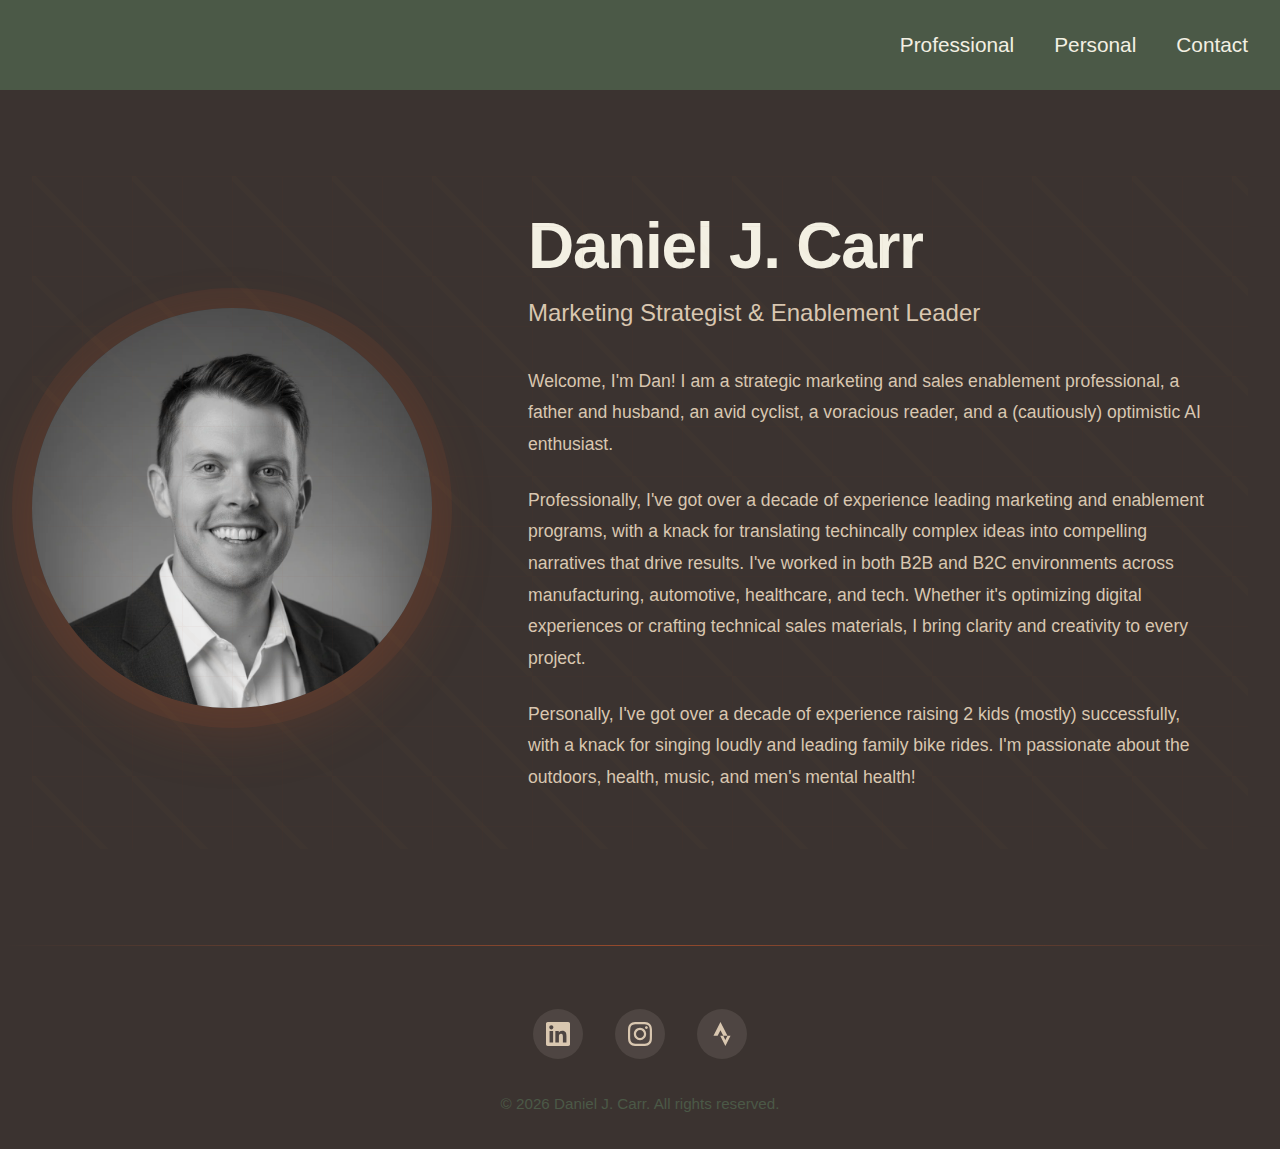
<file: index.html>
<!DOCTYPE html>
<html lang="en">
<head>
    <meta charset="UTF-8">
    <meta name="viewport" content="width=device-width, initial-scale=1.0">
    <title>Daniel J. Carr</title>
    <link rel="stylesheet" href="styles.css">
</head>
<body>
    <nav class="navbar">
        <div class="nav-container">
            <a href="index.html" class="logo">&nbsp;</a>
            <ul class="nav-links">
                <li><a href="professional.html" class="nav-link">Professional</a></li>
                <li><a href="personal.html" class="nav-link">Personal</a></li>
                <li><a href="contact.html" class="nav-link">Contact</a></li>
            </ul>
        </div>
    </nav>

    <main class="landing-page">
        <div class="hero-section">
            <div class="content-wrapper">
                <div class="profile-card">
                    <div class="image-container">
                        <img src="Headshot_2026.png" alt="Daniel J. Carr" class="profile-image">
                    </div>
                    
                    <div class="about-section">
                        <h1 class="name">Daniel J. Carr</h1>
                        <p class="tagline">Marketing Strategist & Enablement Leader</p>
                        
                        <div class="about-text">
                            <p>Welcome, I'm Dan! I am a strategic marketing and sales enablement professional, a father and husband, an avid cyclist, a voracious reader, and a (cautiously) optimistic AI enthusiast.</p>
                            
                            <p> Professionally, I've got over a decade of experience leading marketing and enablement programs, with a knack for translating techincally complex ideas into compelling narratives that drive results. I've worked in both B2B and B2C environments across manufacturing, automotive, healthcare, and tech. Whether it's optimizing digital experiences or crafting technical sales materials, I bring clarity and creativity to every project.</p>
                            
                            <p>Personally, I've got over a decade of experience raising 2 kids (mostly) successfully, with a knack for singing loudly and leading family bike rides. I'm passionate about the outdoors, health, music, and men's mental health!</p>
                        </div>
                    </div>
                </div>
                
                <div class="decorative-elements">
                    <div class="circle-accent"></div>
                    <div class="line-accent"></div>
                </div>
            </div>
        </div>
    </main>

    <footer class="footer">
        <div class="social-links">
            <a href="https://www.linkedin.com/in/danieljcarr03/" target="_blank" rel="noopener noreferrer" class="social-link" aria-label="LinkedIn">
                <svg xmlns="http://www.w3.org/2000/svg" viewBox="0 0 24 24" fill="currentColor">
                    <path d="M20.447 20.452h-3.554v-5.569c0-1.328-.027-3.037-1.852-3.037-1.853 0-2.136 1.445-2.136 2.939v5.667H9.351V9h3.414v1.561h.046c.477-.9 1.637-1.85 3.37-1.85 3.601 0 4.267 2.37 4.267 5.455v6.286zM5.337 7.433c-1.144 0-2.063-.926-2.063-2.065 0-1.138.92-2.063 2.063-2.063 1.14 0 2.064.925 2.064 2.063 0 1.139-.925 2.065-2.064 2.065zm1.782 13.019H3.555V9h3.564v11.452zM22.225 0H1.771C.792 0 0 .774 0 1.729v20.542C0 23.227.792 24 1.771 24h20.451C23.2 24 24 23.227 24 22.271V1.729C24 .774 23.2 0 22.222 0h.003z"/>
                </svg>
            </a>
            
            <a href="https://www.instagram.com/det_arch" target="_blank" rel="noopener noreferrer" class="social-link" aria-label="Instagram">
                <svg xmlns="http://www.w3.org/2000/svg" viewBox="0 0 24 24" fill="currentColor">
                    <path d="M12 2.163c3.204 0 3.584.012 4.85.07 3.252.148 4.771 1.691 4.919 4.919.058 1.265.069 1.645.069 4.849 0 3.205-.012 3.584-.069 4.849-.149 3.225-1.664 4.771-4.919 4.919-1.266.058-1.644.07-4.85.07-3.204 0-3.584-.012-4.849-.07-3.26-.149-4.771-1.699-4.919-4.92-.058-1.265-.07-1.644-.07-4.849 0-3.204.013-3.583.07-4.849.149-3.227 1.664-4.771 4.919-4.919 1.266-.057 1.645-.069 4.849-.069zm0-2.163c-3.259 0-3.667.014-4.947.072-4.358.2-6.78 2.618-6.98 6.98-.059 1.281-.073 1.689-.073 4.948 0 3.259.014 3.668.072 4.948.2 4.358 2.618 6.78 6.98 6.98 1.281.058 1.689.072 4.948.072 3.259 0 3.668-.014 4.948-.072 4.354-.2 6.782-2.618 6.979-6.98.059-1.28.073-1.689.073-4.948 0-3.259-.014-3.667-.072-4.947-.196-4.354-2.617-6.78-6.979-6.98-1.281-.059-1.69-.073-4.949-.073zm0 5.838c-3.403 0-6.162 2.759-6.162 6.162s2.759 6.163 6.162 6.163 6.162-2.759 6.162-6.163c0-3.403-2.759-6.162-6.162-6.162zm0 10.162c-2.209 0-4-1.79-4-4 0-2.209 1.791-4 4-4s4 1.791 4 4c0 2.21-1.791 4-4 4zm6.406-11.845c-.796 0-1.441.645-1.441 1.44s.645 1.44 1.441 1.44c.795 0 1.439-.645 1.439-1.44s-.644-1.44-1.439-1.44z"/>
                </svg>
            </a>
            
            <a href="https://www.strava.com/athletes/3635578" target="_blank" rel="noopener noreferrer" class="social-link" aria-label="Strava">
                <svg xmlns="http://www.w3.org/2000/svg" viewBox="0 0 24 24" fill="currentColor">
                    <path d="M15.387 17.944l-2.089-4.116h-3.065L15.387 24l5.15-10.172h-3.066m-7.008-5.599l2.836 5.598h4.172L10.463 0l-7 13.828h4.169"/>
                </svg>
            </a>
        </div>
        
        <p class="copyright">© 2026 Daniel J. Carr. All rights reserved.</p>
    </footer>
</body>
</html>
</file>
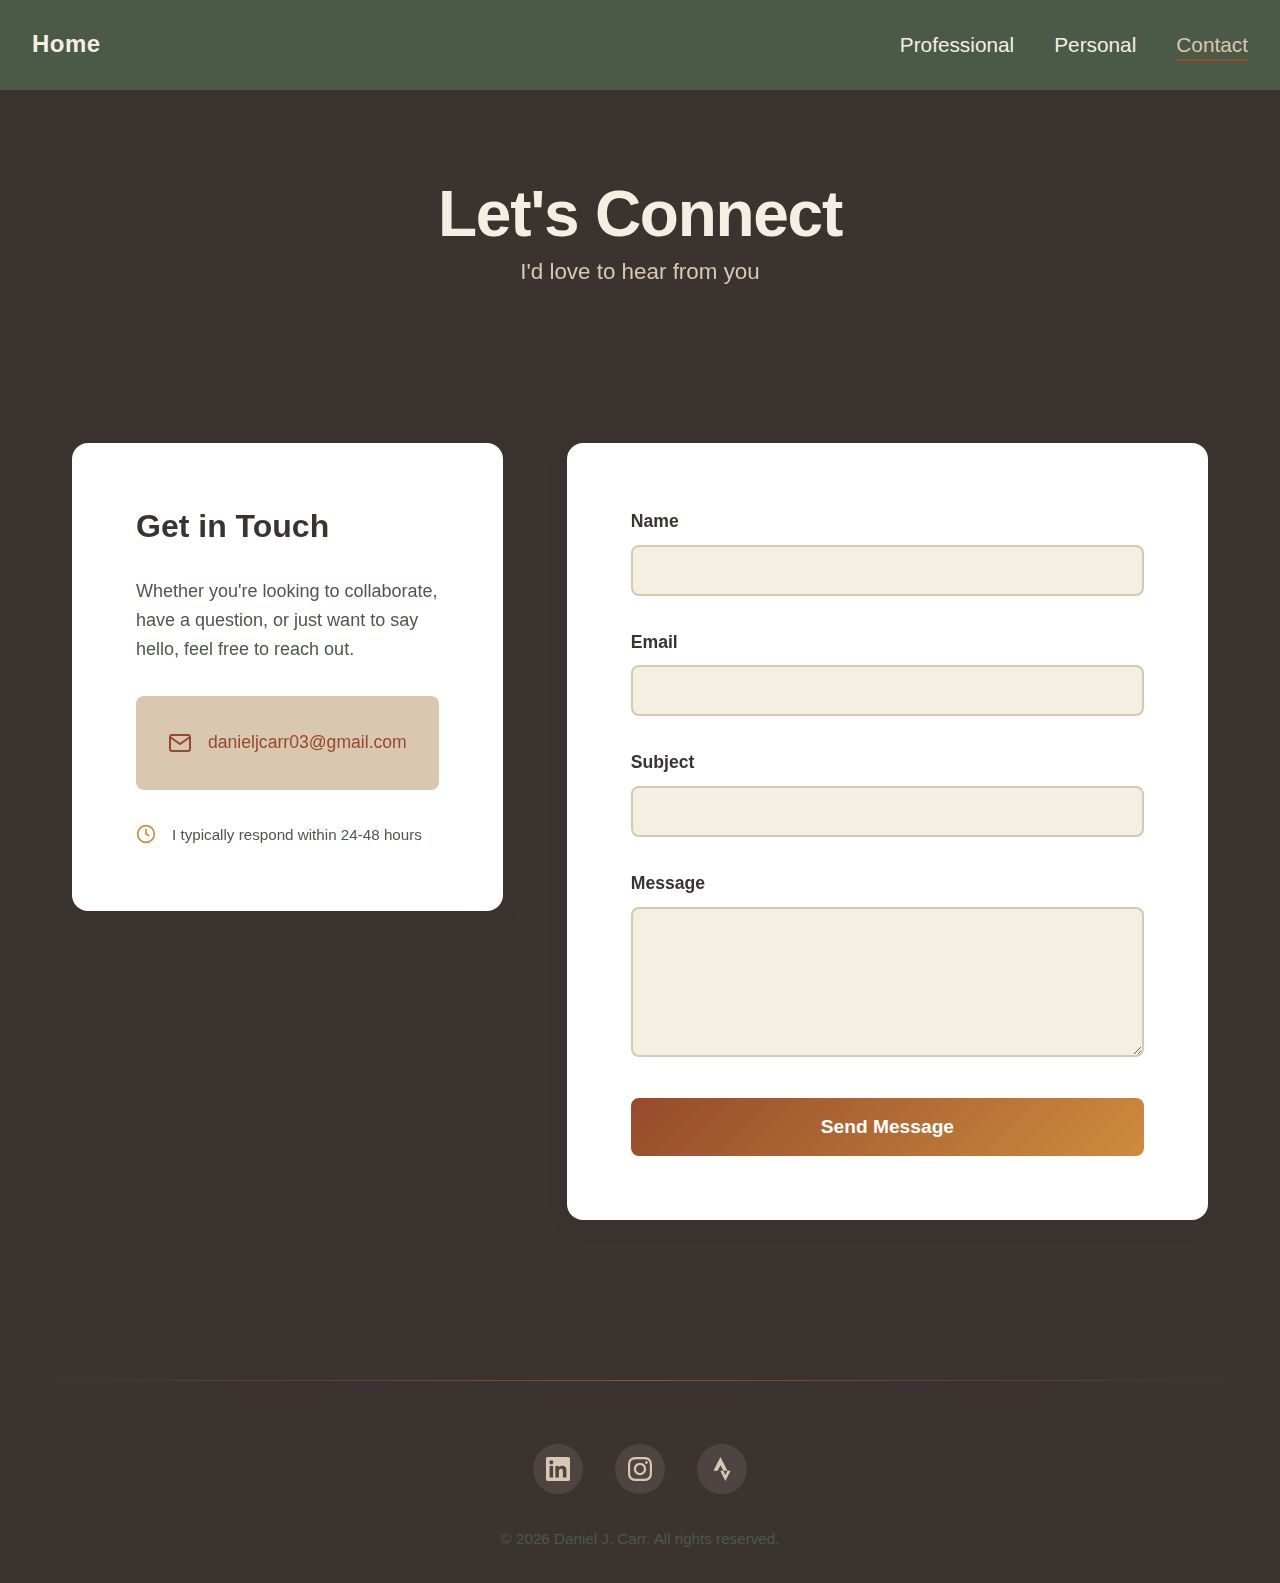
<file: contact.html>
<!DOCTYPE html>
<html lang="en">
<head>
    <meta charset="UTF-8">
    <meta name="viewport" content="width=device-width, initial-scale=1.0">
    <title>Contact - Daniel J. Carr</title>
    <link rel="stylesheet" href="styles.css">
</head>
<body>
    <nav class="navbar">
        <div class="nav-container">
            <a href="index.html" class="logo">Home</a>
            <ul class="nav-links">
                <li><a href="professional.html" class="nav-link">Professional</a></li>
                <li><a href="personal.html" class="nav-link">Personal</a></li>
                <li><a href="contact.html" class="nav-link active">Contact</a></li>
            </ul>
        </div>
    </nav>

    <main class="contact-page">
        <div class="page-header">
            <h1 class="page-title">Let's Connect</h1>
            <p class="page-subtitle">I'd love to hear from you</p>
        </div>

        <div class="contact-content">
            <div class="contact-info-card">
                <h2>Get in Touch</h2>
                <p>Whether you're looking to collaborate, have a question, or just want to say hello, feel free to reach out.</p>
                
                <div class="email-display">
                    <svg xmlns="http://www.w3.org/2000/svg" viewBox="0 0 24 24" fill="none" stroke="currentColor" stroke-width="2">
                        <path d="M4 4h16c1.1 0 2 .9 2 2v12c0 1.1-.9 2-2 2H4c-1.1 0-2-.9-2-2V6c0-1.1.9-2 2-2z"></path>
                        <polyline points="22,6 12,13 2,6"></polyline>
                    </svg>
                    <a href="mailto:danieljcarr03@gmail.com" style="white-space: nowrap;">danieljcarr03@gmail.com</a>
                </div>

                <div class="response-time">
                    <svg xmlns="http://www.w3.org/2000/svg" viewBox="0 0 24 24" fill="none" stroke="currentColor" stroke-width="2">
                        <circle cx="12" cy="12" r="10"></circle>
                        <polyline points="12 6 12 12 16 14"></polyline>
                    </svg>
                    <p>I typically respond within 24-48 hours</p>
                </div>
            </div>

            <div class="contact-form-container">
                <form class="contact-form" id="contactForm">
                    <div class="form-group">
                        <label for="name">Name</label>
                        <input type="text" id="name" name="name" required>
                    </div>

                    <div class="form-group">
                        <label for="email">Email</label>
                        <input type="email" id="email" name="email" required>
                    </div>

                    <div class="form-group">
                        <label for="subject">Subject</label>
                        <input type="text" id="subject" name="subject" required>
                    </div>

                    <div class="form-group">
                        <label for="message">Message</label>
                        <textarea id="message" name="message" rows="6" required></textarea>
                    </div>

                    <button type="submit" class="submit-button">Send Message</button>
                </form>

                <div class="form-success" id="formSuccess">
                    <svg xmlns="http://www.w3.org/2000/svg" viewBox="0 0 24 24" fill="none" stroke="currentColor" stroke-width="2">
                        <path d="M22 11.08V12a10 10 0 1 1-5.93-9.14"></path>
                        <polyline points="22 4 12 14.01 9 11.01"></polyline>
                    </svg>
                    <h3>Message Sent!</h3>
                    <p>Thank you for reaching out. I'll get back to you soon.</p>
                </div>
            </div>
        </div>
    </main>

    <footer class="footer">
        <div class="social-links">
            <a href="https://linkedin.com" target="_blank" rel="noopener noreferrer" class="social-link" aria-label="LinkedIn">
                <svg xmlns="http://www.w3.org/2000/svg" viewBox="0 0 24 24" fill="currentColor">
                    <path d="M20.447 20.452h-3.554v-5.569c0-1.328-.027-3.037-1.852-3.037-1.853 0-2.136 1.445-2.136 2.939v5.667H9.351V9h3.414v1.561h.046c.477-.9 1.637-1.85 3.37-1.85 3.601 0 4.267 2.37 4.267 5.455v6.286zM5.337 7.433c-1.144 0-2.063-.926-2.063-2.065 0-1.138.92-2.063 2.063-2.063 1.14 0 2.064.925 2.064 2.063 0 1.139-.925 2.065-2.064 2.065zm1.782 13.019H3.555V9h3.564v11.452zM22.225 0H1.771C.792 0 0 .774 0 1.729v20.542C0 23.227.792 24 1.771 24h20.451C23.2 24 24 23.227 24 22.271V1.729C24 .774 23.2 0 22.222 0h.003z"/>
                </svg>
            </a>
            
            <a href="https://instagram.com" target="_blank" rel="noopener noreferrer" class="social-link" aria-label="Instagram">
                <svg xmlns="http://www.w3.org/2000/svg" viewBox="0 0 24 24" fill="currentColor">
                    <path d="M12 2.163c3.204 0 3.584.012 4.85.07 3.252.148 4.771 1.691 4.919 4.919.058 1.265.069 1.645.069 4.849 0 3.205-.012 3.584-.069 4.849-.149 3.225-1.664 4.771-4.919 4.919-1.266.058-1.644.07-4.85.07-3.204 0-3.584-.012-4.849-.07-3.26-.149-4.771-1.699-4.919-4.92-.058-1.265-.07-1.644-.07-4.849 0-3.204.013-3.583.07-4.849.149-3.227 1.664-4.771 4.919-4.919 1.266-.057 1.645-.069 4.849-.069zm0-2.163c-3.259 0-3.667.014-4.947.072-4.358.2-6.78 2.618-6.98 6.98-.059 1.281-.073 1.689-.073 4.948 0 3.259.014 3.668.072 4.948.2 4.358 2.618 6.78 6.98 6.98 1.281.058 1.689.072 4.948.072 3.259 0 3.668-.014 4.948-.072 4.354-.2 6.782-2.618 6.979-6.98.059-1.28.073-1.689.073-4.948 0-3.259-.014-3.667-.072-4.947-.196-4.354-2.617-6.78-6.979-6.98-1.281-.059-1.69-.073-4.949-.073zm0 5.838c-3.403 0-6.162 2.759-6.162 6.162s2.759 6.163 6.162 6.163 6.162-2.759 6.162-6.163c0-3.403-2.759-6.162-6.162-6.162zm0 10.162c-2.209 0-4-1.79-4-4 0-2.209 1.791-4 4-4s4 1.791 4 4c0 2.21-1.791 4-4 4zm6.406-11.845c-.796 0-1.441.645-1.441 1.44s.645 1.44 1.441 1.44c.795 0 1.439-.645 1.439-1.44s-.644-1.44-1.439-1.44z"/>
                </svg>
            </a>
            
            <a href="https://strava.com" target="_blank" rel="noopener noreferrer" class="social-link" aria-label="Strava">
                <svg xmlns="http://www.w3.org/2000/svg" viewBox="0 0 24 24" fill="currentColor">
                    <path d="M15.387 17.944l-2.089-4.116h-3.065L15.387 24l5.15-10.172h-3.066m-7.008-5.599l2.836 5.598h4.172L10.463 0l-7 13.828h4.169"/>
                </svg>
            </a>
        </div>
        
        <p class="copyright">© 2026 Daniel J. Carr. All rights reserved.</p>
    </footer>

    <script>
        // Simple form handling (you can replace this with a backend service like Formspree, Netlify Forms, etc.)
        document.getElementById('contactForm').addEventListener('submit', function(e) {
            e.preventDefault();
            
            // Hide the form and show success message
            document.querySelector('.contact-form').style.display = 'none';
            document.getElementById('formSuccess').style.display = 'flex';
            
            // In a real implementation, you would send the form data to a backend service here
            // For example, using fetch() to send to Formspree, Netlify Forms, or your own backend
            
            // Reset form after 3 seconds (optional)
            setTimeout(function() {
                document.querySelector('.contact-form').reset();
            }, 3000);
        });
    </script>
</body>
</html>
</file>
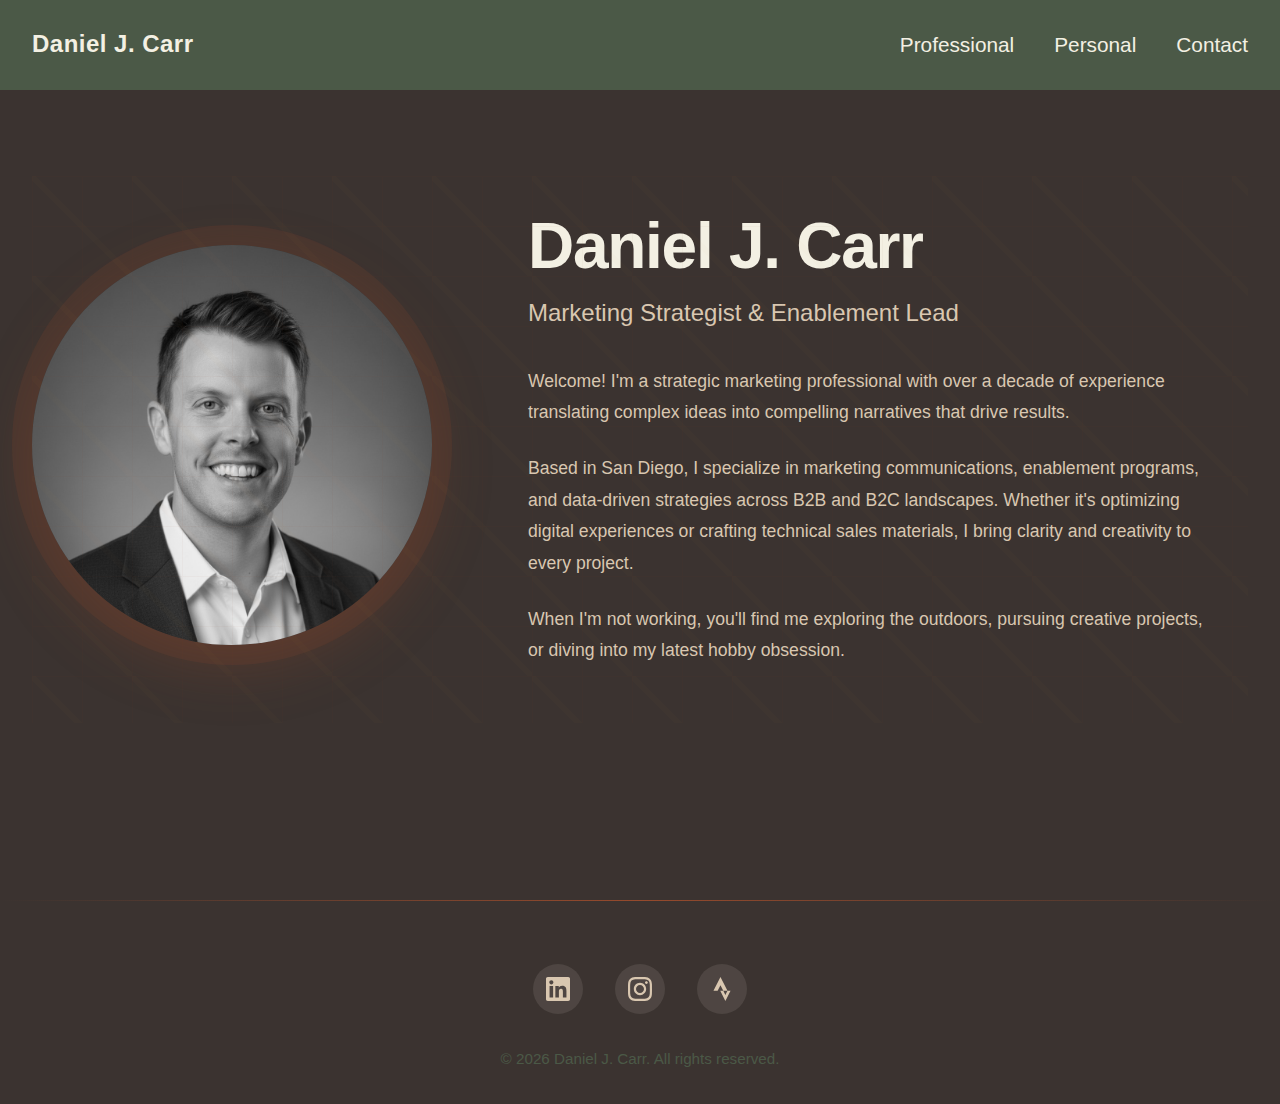
<file: index (1).html>
<!DOCTYPE html>
<html lang="en">
<head>
    <meta charset="UTF-8">
    <meta name="viewport" content="width=device-width, initial-scale=1.0">
    <title>Daniel J. Carr</title>
    <link rel="stylesheet" href="styles.css">
    <link rel="preconnect" href="https://fonts.googleapis.com">
    <link rel="preconnect" href="https://fonts.gstatic.com" crossorigin>
    <link href="https://fonts.googleapis.com/css2?family=Cormorant+Garamond:wght@400;600;700&family=Crimson+Text:wght@400;600&display=swap" rel="stylesheet">
</head>
<body>
    <nav class="navbar">
        <div class="nav-container">
            <a href="index.html" class="logo">Daniel J. Carr</a>
            <ul class="nav-links">
                <li><a href="professional.html" class="nav-link">Professional</a></li>
                <li><a href="personal.html" class="nav-link">Personal</a></li>
                <li><a href="contact.html" class="nav-link">Contact</a></li>
            </ul>
        </div>
    </nav>

    <main class="landing-page">
        <div class="hero-section">
            <div class="content-wrapper">
                <div class="profile-card">
                    <div class="image-container">
                        <img src="profile.jpg" alt="Daniel J. Carr" class="profile-image">
                    </div>
                    
                    <div class="about-section">
                        <h1 class="name">Daniel J. Carr</h1>
                        <p class="tagline">Marketing Strategist & Enablement Lead</p>
                        
                        <div class="about-text">
                            <p>Welcome! I'm a strategic marketing professional with over a decade of experience translating complex ideas into compelling narratives that drive results.</p>
                            
                            <p>Based in San Diego, I specialize in marketing communications, enablement programs, and data-driven strategies across B2B and B2C landscapes. Whether it's optimizing digital experiences or crafting technical sales materials, I bring clarity and creativity to every project.</p>
                            
                            <p>When I'm not working, you'll find me exploring the outdoors, pursuing creative projects, or diving into my latest hobby obsession.</p>
                        </div>
                    </div>
                </div>
                
                <div class="decorative-elements">
                    <div class="circle-accent"></div>
                    <div class="line-accent"></div>
                </div>
            </div>
        </div>
    </main>

    <footer class="footer">
        <div class="social-links">
            <a href="https://linkedin.com" target="_blank" rel="noopener noreferrer" class="social-link" aria-label="LinkedIn">
                <svg xmlns="http://www.w3.org/2000/svg" viewBox="0 0 24 24" fill="currentColor">
                    <path d="M20.447 20.452h-3.554v-5.569c0-1.328-.027-3.037-1.852-3.037-1.853 0-2.136 1.445-2.136 2.939v5.667H9.351V9h3.414v1.561h.046c.477-.9 1.637-1.85 3.37-1.85 3.601 0 4.267 2.37 4.267 5.455v6.286zM5.337 7.433c-1.144 0-2.063-.926-2.063-2.065 0-1.138.92-2.063 2.063-2.063 1.14 0 2.064.925 2.064 2.063 0 1.139-.925 2.065-2.064 2.065zm1.782 13.019H3.555V9h3.564v11.452zM22.225 0H1.771C.792 0 0 .774 0 1.729v20.542C0 23.227.792 24 1.771 24h20.451C23.2 24 24 23.227 24 22.271V1.729C24 .774 23.2 0 22.222 0h.003z"/>
                </svg>
            </a>
            
            <a href="https://instagram.com" target="_blank" rel="noopener noreferrer" class="social-link" aria-label="Instagram">
                <svg xmlns="http://www.w3.org/2000/svg" viewBox="0 0 24 24" fill="currentColor">
                    <path d="M12 2.163c3.204 0 3.584.012 4.85.07 3.252.148 4.771 1.691 4.919 4.919.058 1.265.069 1.645.069 4.849 0 3.205-.012 3.584-.069 4.849-.149 3.225-1.664 4.771-4.919 4.919-1.266.058-1.644.07-4.85.07-3.204 0-3.584-.012-4.849-.07-3.26-.149-4.771-1.699-4.919-4.92-.058-1.265-.07-1.644-.07-4.849 0-3.204.013-3.583.07-4.849.149-3.227 1.664-4.771 4.919-4.919 1.266-.057 1.645-.069 4.849-.069zm0-2.163c-3.259 0-3.667.014-4.947.072-4.358.2-6.78 2.618-6.98 6.98-.059 1.281-.073 1.689-.073 4.948 0 3.259.014 3.668.072 4.948.2 4.358 2.618 6.78 6.98 6.98 1.281.058 1.689.072 4.948.072 3.259 0 3.668-.014 4.948-.072 4.354-.2 6.782-2.618 6.979-6.98.059-1.28.073-1.689.073-4.948 0-3.259-.014-3.667-.072-4.947-.196-4.354-2.617-6.78-6.979-6.98-1.281-.059-1.69-.073-4.949-.073zm0 5.838c-3.403 0-6.162 2.759-6.162 6.162s2.759 6.163 6.162 6.163 6.162-2.759 6.162-6.163c0-3.403-2.759-6.162-6.162-6.162zm0 10.162c-2.209 0-4-1.79-4-4 0-2.209 1.791-4 4-4s4 1.791 4 4c0 2.21-1.791 4-4 4zm6.406-11.845c-.796 0-1.441.645-1.441 1.44s.645 1.44 1.441 1.44c.795 0 1.439-.645 1.439-1.44s-.644-1.44-1.439-1.44z"/>
                </svg>
            </a>
            
            <a href="https://strava.com" target="_blank" rel="noopener noreferrer" class="social-link" aria-label="Strava">
                <svg xmlns="http://www.w3.org/2000/svg" viewBox="0 0 24 24" fill="currentColor">
                    <path d="M15.387 17.944l-2.089-4.116h-3.065L15.387 24l5.15-10.172h-3.066m-7.008-5.599l2.836 5.598h4.172L10.463 0l-7 13.828h4.169"/>
                </svg>
            </a>
        </div>
        
        <p class="copyright">© 2026 Daniel J. Carr. All rights reserved.</p>
    </footer>
</body>
</html>
</file>
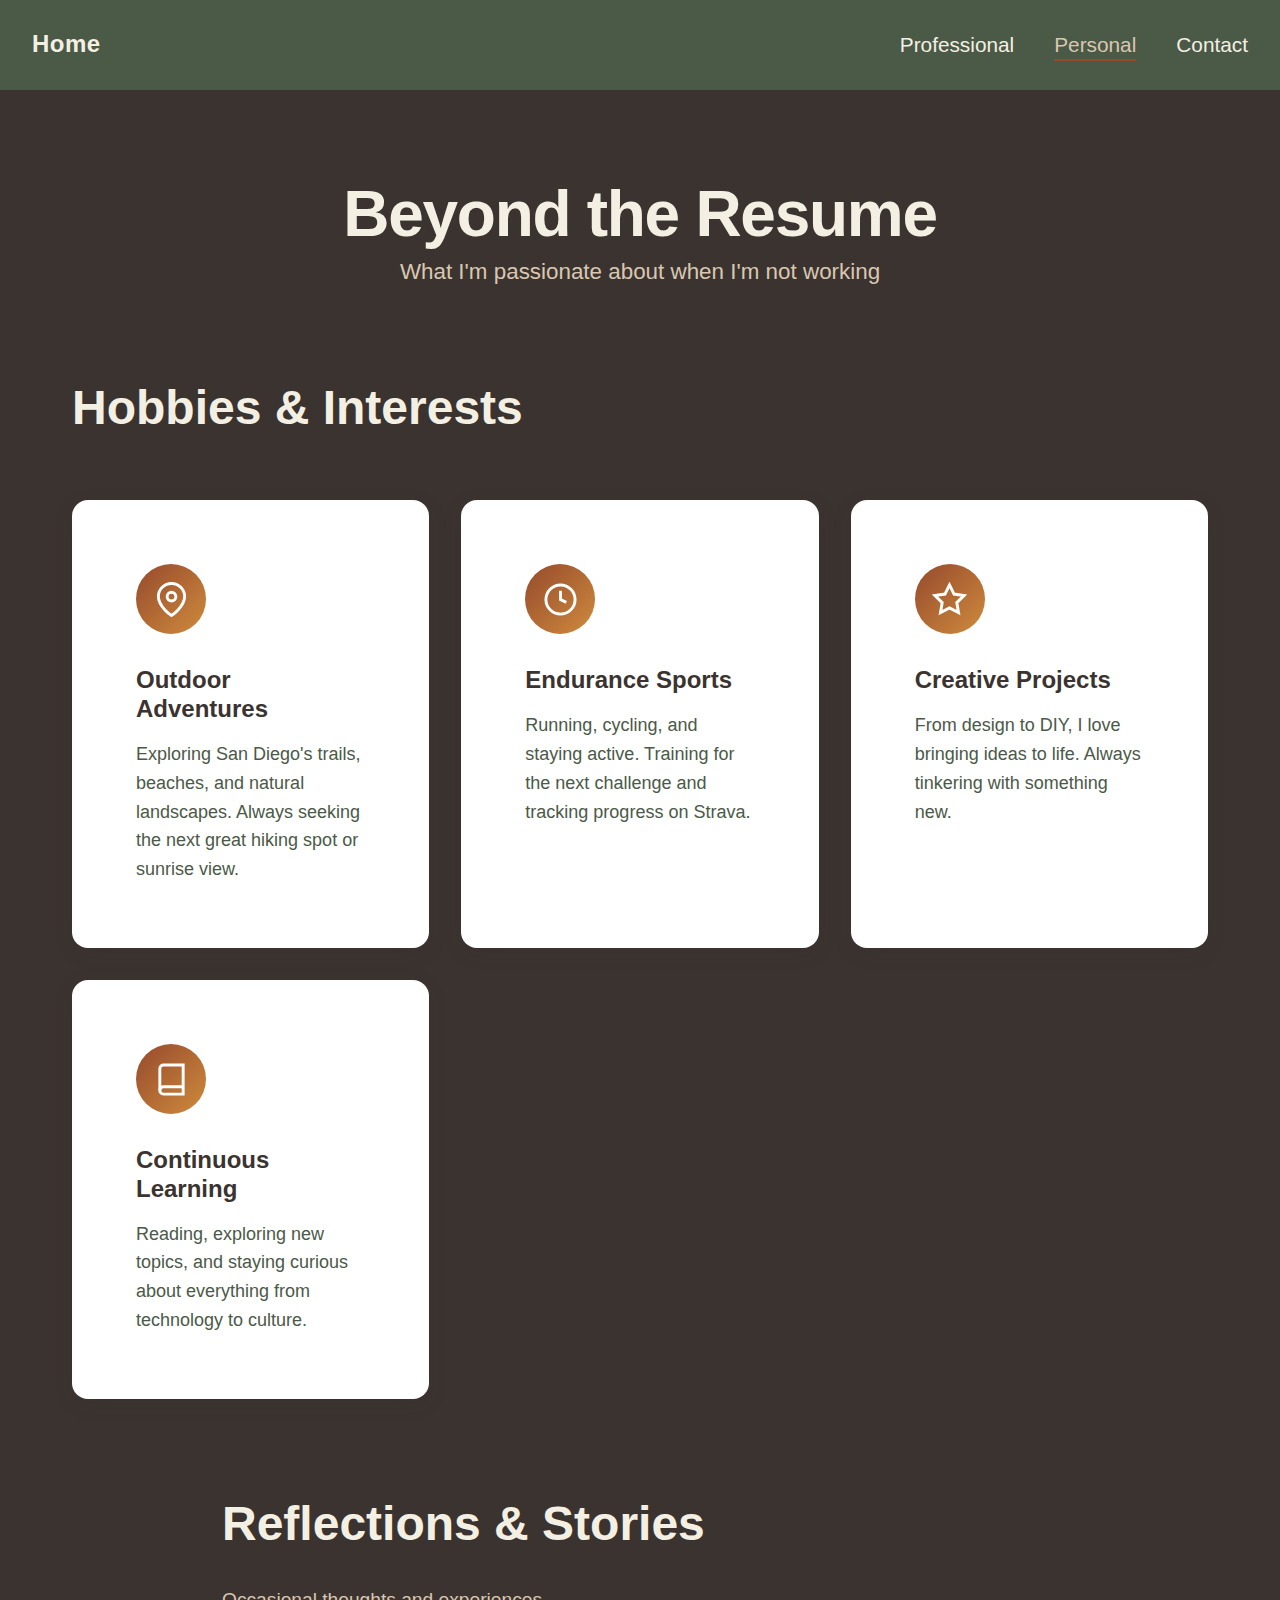
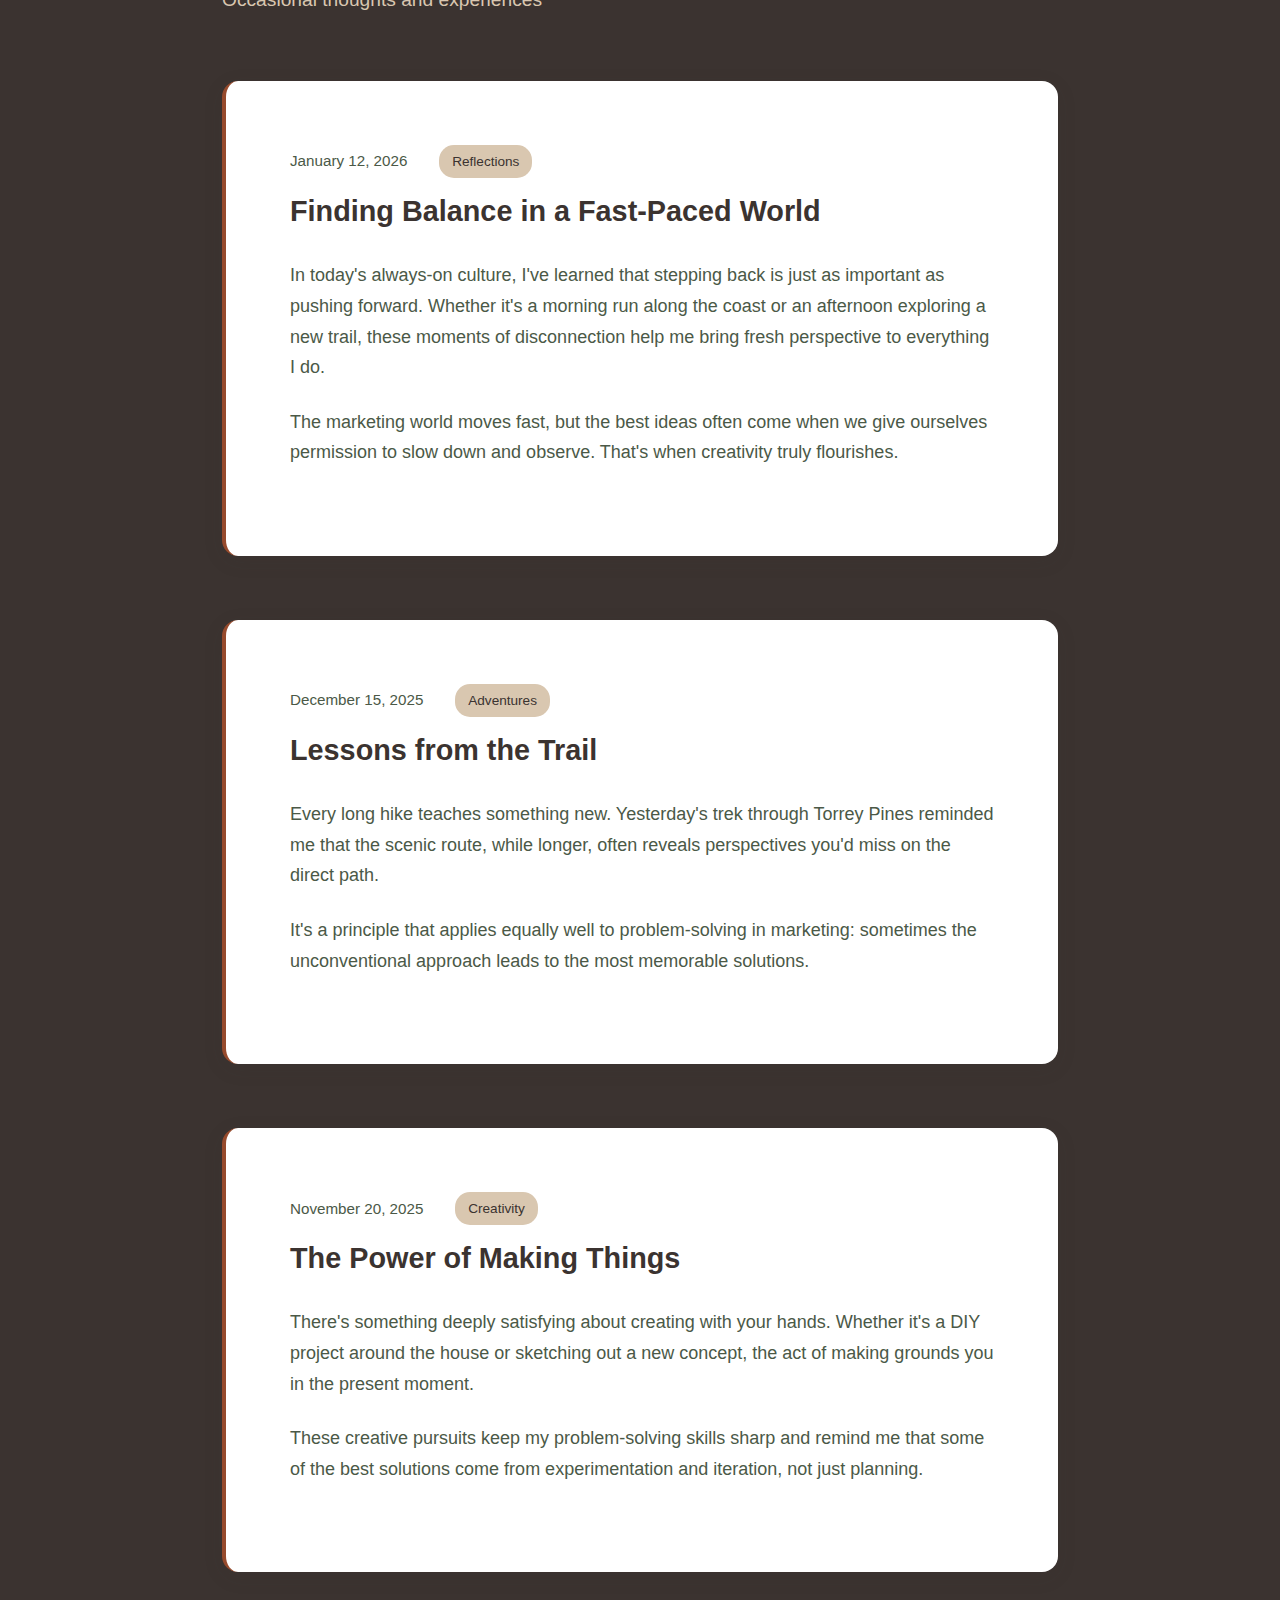
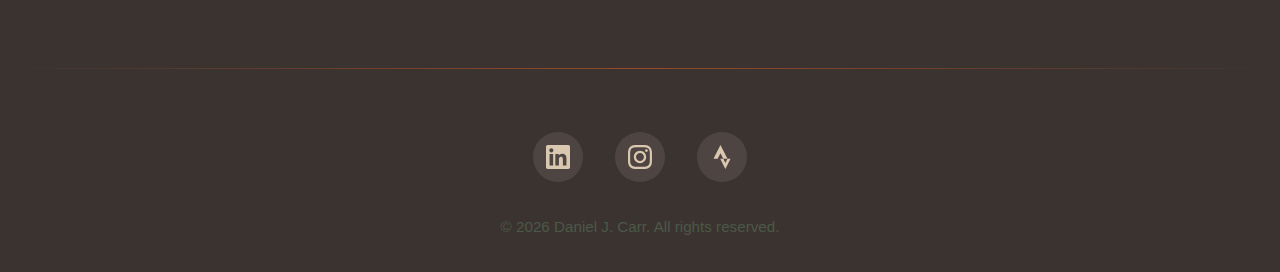
<file: personal.html>
<!DOCTYPE html>
<html lang="en">
<head>
    <meta charset="UTF-8">
    <meta name="viewport" content="width=device-width, initial-scale=1.0">
    <title>Personal - Daniel J. Carr</title>
    <link rel="stylesheet" href="styles.css">
</head>
<body>
    <nav class="navbar">
        <div class="nav-container">
            <a href="index.html" class="logo">Home</a>
            <ul class="nav-links">
                <li><a href="professional.html" class="nav-link">Professional</a></li>
                <li><a href="personal.html" class="nav-link active">Personal</a></li>
                <li><a href="contact.html" class="nav-link">Contact</a></li>
            </ul>
        </div>
    </nav>

    <main class="personal-page">
        <div class="page-header">
            <h1 class="page-title">Beyond the Resume</h1>
            <p class="page-subtitle">What I'm passionate about when I'm not working</p>
        </div>

        <section class="hobbies-section">
            <div class="section-header">
                <h2>Hobbies & Interests</h2>
            </div>

            <div class="hobbies-grid">
                <!-- HOBBY CARD TEMPLATE - Copy this entire div to add new hobbies -->
                <div class="hobby-card">
                    <div class="hobby-icon">
                        <svg xmlns="http://www.w3.org/2000/svg" viewBox="0 0 24 24" fill="none" stroke="currentColor" stroke-width="2">
                            <path d="M21 10c0 7-9 13-9 13s-9-6-9-13a9 9 0 0 1 18 0z"></path>
                            <circle cx="12" cy="10" r="3"></circle>
                        </svg>
                    </div>
                    <h3>Outdoor Adventures</h3>
                    <p>Exploring San Diego's trails, beaches, and natural landscapes. Always seeking the next great hiking spot or sunrise view.</p>
                </div>

                <div class="hobby-card">
                    <div class="hobby-icon">
                        <svg xmlns="http://www.w3.org/2000/svg" viewBox="0 0 24 24" fill="none" stroke="currentColor" stroke-width="2">
                            <circle cx="12" cy="12" r="10"></circle>
                            <polyline points="12 6 12 12 16 14"></polyline>
                        </svg>
                    </div>
                    <h3>Endurance Sports</h3>
                    <p>Running, cycling, and staying active. Training for the next challenge and tracking progress on Strava.</p>
                </div>

                <div class="hobby-card">
                    <div class="hobby-icon">
                        <svg xmlns="http://www.w3.org/2000/svg" viewBox="0 0 24 24" fill="none" stroke="currentColor" stroke-width="2">
                            <path d="M12 2l3.09 6.26L22 9.27l-5 4.87 1.18 6.88L12 17.77l-6.18 3.25L7 14.14 2 9.27l6.91-1.01L12 2z"></path>
                        </svg>
                    </div>
                    <h3>Creative Projects</h3>
                    <p>From design to DIY, I love bringing ideas to life. Always tinkering with something new.</p>
                </div>

                <div class="hobby-card">
                    <div class="hobby-icon">
                        <svg xmlns="http://www.w3.org/2000/svg" viewBox="0 0 24 24" fill="none" stroke="currentColor" stroke-width="2">
                            <path d="M4 19.5A2.5 2.5 0 0 1 6.5 17H20"></path>
                            <path d="M6.5 2H20v20H6.5A2.5 2.5 0 0 1 4 19.5v-15A2.5 2.5 0 0 1 6.5 2z"></path>
                        </svg>
                    </div>
                    <h3>Continuous Learning</h3>
                    <p>Reading, exploring new topics, and staying curious about everything from technology to culture.</p>
                </div>
                <!-- END HOBBY CARD TEMPLATE -->
            </div>
        </section>

        <section class="blog-section">
            <div class="section-header">
                <h2>Reflections & Stories</h2>
                <p class="section-subtitle">Occasional thoughts and experiences</p>
            </div>

            <div class="blog-posts">
                <!-- 
                    BLOG POST TEMPLATE - To add a new blog post, copy everything between these comment lines
                    and paste it at the TOP of the blog-posts div (right after this opening div tag above).
                    Then update the date, title, and content.
                -->
                <article class="blog-post">
                    <div class="post-meta">
                        <time datetime="2026-01-12">January 12, 2026</time>
                        <span class="post-category">Reflections</span>
                    </div>
                    <h3 class="post-title">Finding Balance in a Fast-Paced World</h3>
                    <div class="post-content">
                        <p>In today's always-on culture, I've learned that stepping back is just as important as pushing forward. Whether it's a morning run along the coast or an afternoon exploring a new trail, these moments of disconnection help me bring fresh perspective to everything I do.</p>
                        <p>The marketing world moves fast, but the best ideas often come when we give ourselves permission to slow down and observe. That's when creativity truly flourishes.</p>
                    </div>
                </article>

                <article class="blog-post">
                    <div class="post-meta">
                        <time datetime="2025-12-15">December 15, 2025</time>
                        <span class="post-category">Adventures</span>
                    </div>
                    <h3 class="post-title">Lessons from the Trail</h3>
                    <div class="post-content">
                        <p>Every long hike teaches something new. Yesterday's trek through Torrey Pines reminded me that the scenic route, while longer, often reveals perspectives you'd miss on the direct path.</p>
                        <p>It's a principle that applies equally well to problem-solving in marketing: sometimes the unconventional approach leads to the most memorable solutions.</p>
                    </div>
                </article>

                <article class="blog-post">
                    <div class="post-meta">
                        <time datetime="2025-11-20">November 20, 2025</time>
                        <span class="post-category">Creativity</span>
                    </div>
                    <h3 class="post-title">The Power of Making Things</h3>
                    <div class="post-content">
                        <p>There's something deeply satisfying about creating with your hands. Whether it's a DIY project around the house or sketching out a new concept, the act of making grounds you in the present moment.</p>
                        <p>These creative pursuits keep my problem-solving skills sharp and remind me that some of the best solutions come from experimentation and iteration, not just planning.</p>
                    </div>
                </article>
                <!-- END BLOG POST TEMPLATE -->
            </div>
        </section>
    </main>

    <footer class="footer">
        <div class="social-links">
            <a href="https://www.linkedin.com/in/danieljcarr03/" target="_blank" rel="noopener noreferrer" class="social-link" aria-label="LinkedIn">
                <svg xmlns="http://www.w3.org/2000/svg" viewBox="0 0 24 24" fill="currentColor">
                    <path d="M20.447 20.452h-3.554v-5.569c0-1.328-.027-3.037-1.852-3.037-1.853 0-2.136 1.445-2.136 2.939v5.667H9.351V9h3.414v1.561h.046c.477-.9 1.637-1.85 3.37-1.85 3.601 0 4.267 2.37 4.267 5.455v6.286zM5.337 7.433c-1.144 0-2.063-.926-2.063-2.065 0-1.138.92-2.063 2.063-2.063 1.14 0 2.064.925 2.064 2.063 0 1.139-.925 2.065-2.064 2.065zm1.782 13.019H3.555V9h3.564v11.452zM22.225 0H1.771C.792 0 0 .774 0 1.729v20.542C0 23.227.792 24 1.771 24h20.451C23.2 24 24 23.227 24 22.271V1.729C24 .774 23.2 0 22.222 0h.003z"/>
                </svg>
            </a>
            
            <a href="https://www.instagram.com/det_arch" target="_blank" rel="noopener noreferrer" class="social-link" aria-label="Instagram">
                <svg xmlns="http://www.w3.org/2000/svg" viewBox="0 0 24 24" fill="currentColor">
                    <path d="M12 2.163c3.204 0 3.584.012 4.85.07 3.252.148 4.771 1.691 4.919 4.919.058 1.265.069 1.645.069 4.849 0 3.205-.012 3.584-.069 4.849-.149 3.225-1.664 4.771-4.919 4.919-1.266.058-1.644.07-4.85.07-3.204 0-3.584-.012-4.849-.07-3.26-.149-4.771-1.699-4.919-4.92-.058-1.265-.07-1.644-.07-4.849 0-3.204.013-3.583.07-4.849.149-3.227 1.664-4.771 4.919-4.919 1.266-.057 1.645-.069 4.849-.069zm0-2.163c-3.259 0-3.667.014-4.947.072-4.358.2-6.78 2.618-6.98 6.98-.059 1.281-.073 1.689-.073 4.948 0 3.259.014 3.668.072 4.948.2 4.358 2.618 6.78 6.98 6.98 1.281.058 1.689.072 4.948.072 3.259 0 3.668-.014 4.948-.072 4.354-.2 6.782-2.618 6.979-6.98.059-1.28.073-1.689.073-4.948 0-3.259-.014-3.667-.072-4.947-.196-4.354-2.617-6.78-6.979-6.98-1.281-.059-1.69-.073-4.949-.073zm0 5.838c-3.403 0-6.162 2.759-6.162 6.162s2.759 6.163 6.162 6.163 6.162-2.759 6.162-6.163c0-3.403-2.759-6.162-6.162-6.162zm0 10.162c-2.209 0-4-1.79-4-4 0-2.209 1.791-4 4-4s4 1.791 4 4c0 2.21-1.791 4-4 4zm6.406-11.845c-.796 0-1.441.645-1.441 1.44s.645 1.44 1.441 1.44c.795 0 1.439-.645 1.439-1.44s-.644-1.44-1.439-1.44z"/>
                </svg>
            </a>
            
            <a href="https://www.strava.com/athletes/3635578" target="_blank" rel="noopener noreferrer" class="social-link" aria-label="Strava">
                <svg xmlns="http://www.w3.org/2000/svg" viewBox="0 0 24 24" fill="currentColor">
                    <path d="M15.387 17.944l-2.089-4.116h-3.065L15.387 24l5.15-10.172h-3.066m-7.008-5.599l2.836 5.598h4.172L10.463 0l-7 13.828h4.169"/>
                </svg>
            </a>
        </div>
        
        <p class="copyright">© 2026 Daniel J. Carr. All rights reserved.</p>
    </footer>
</body>
</html>
</file>
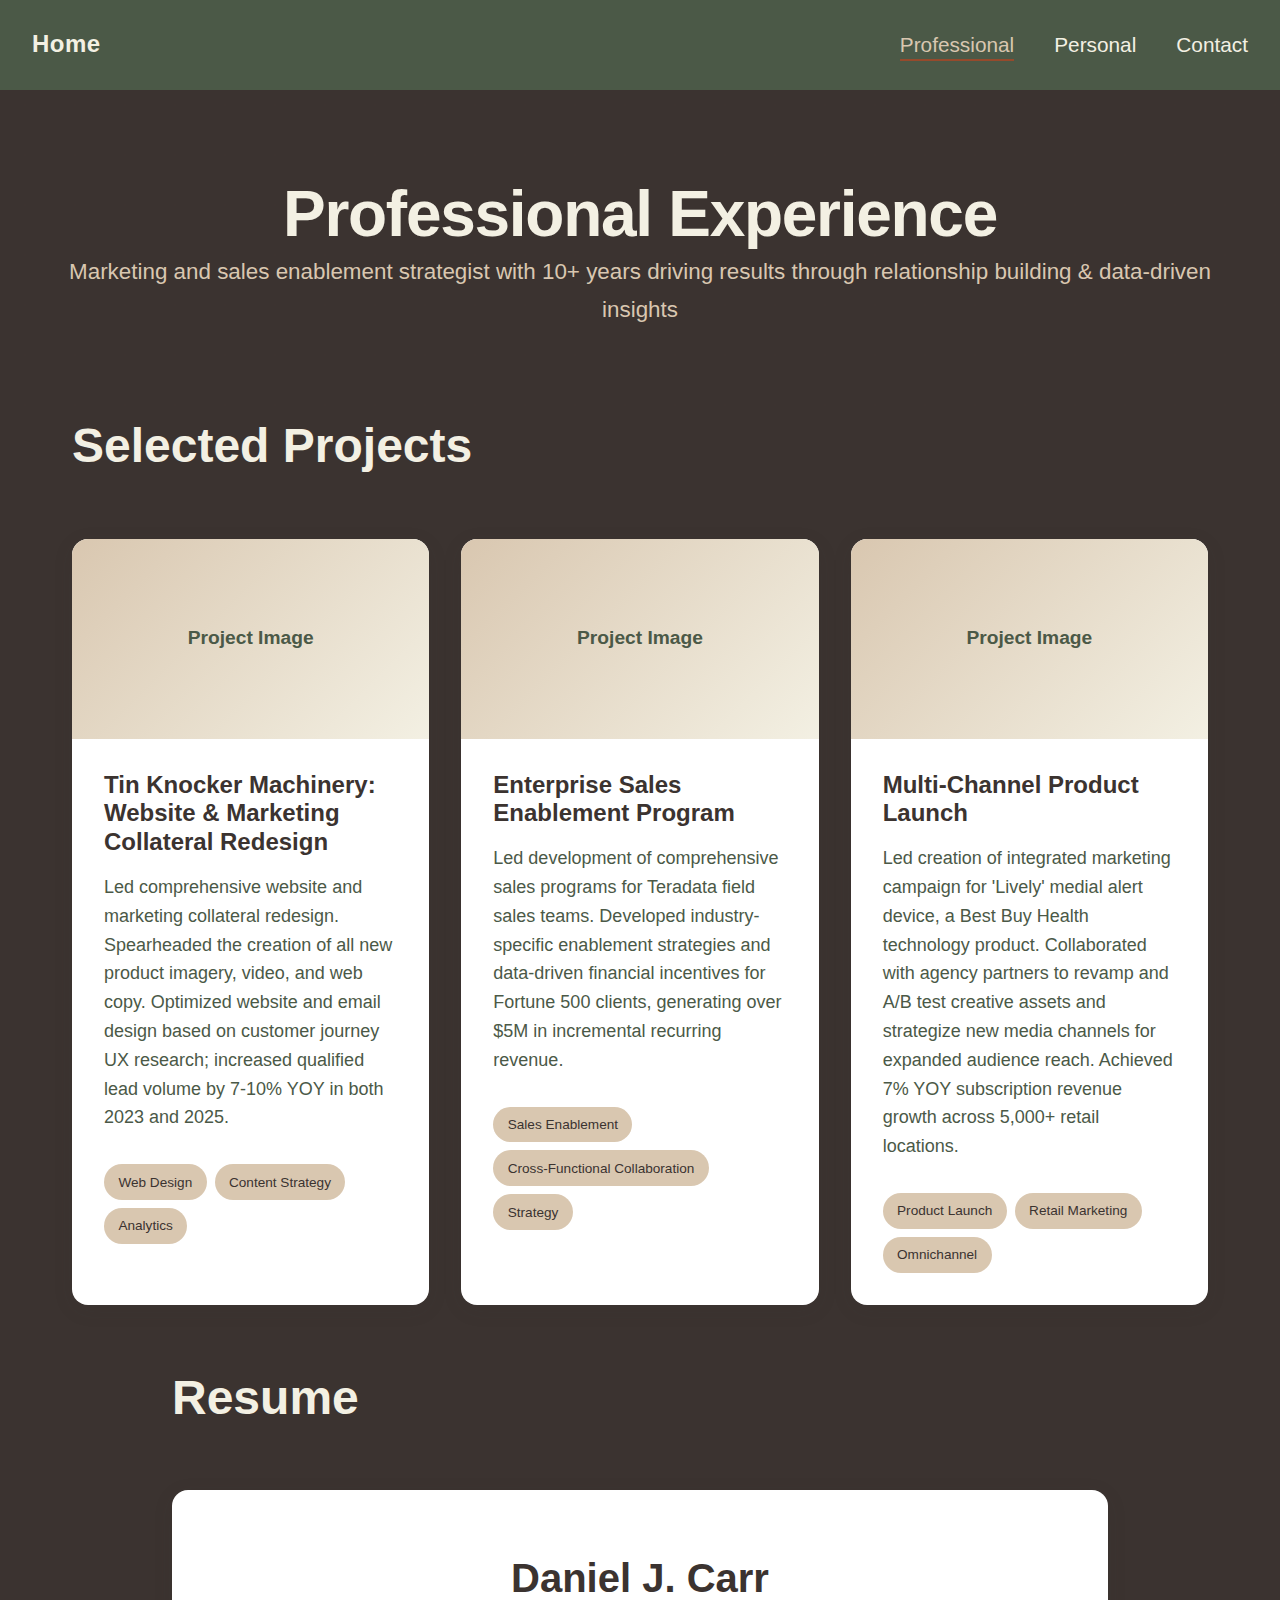
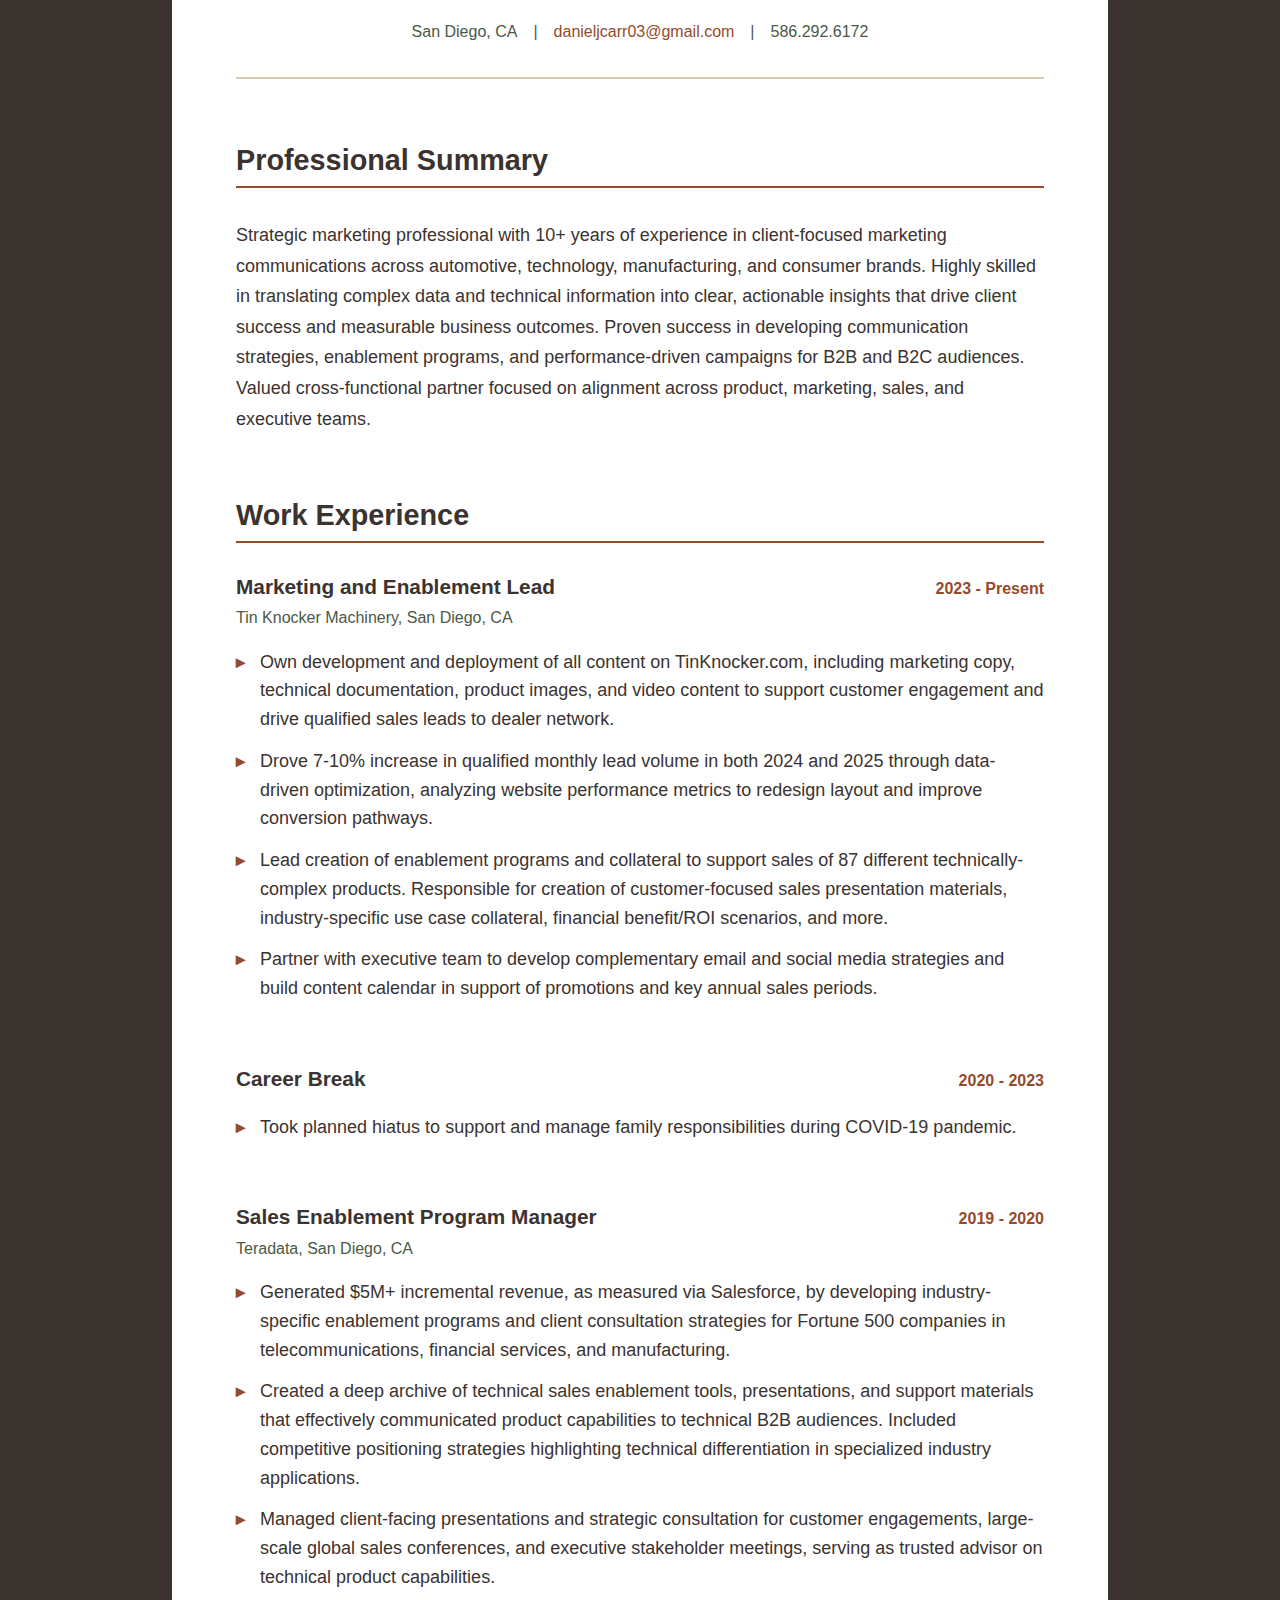
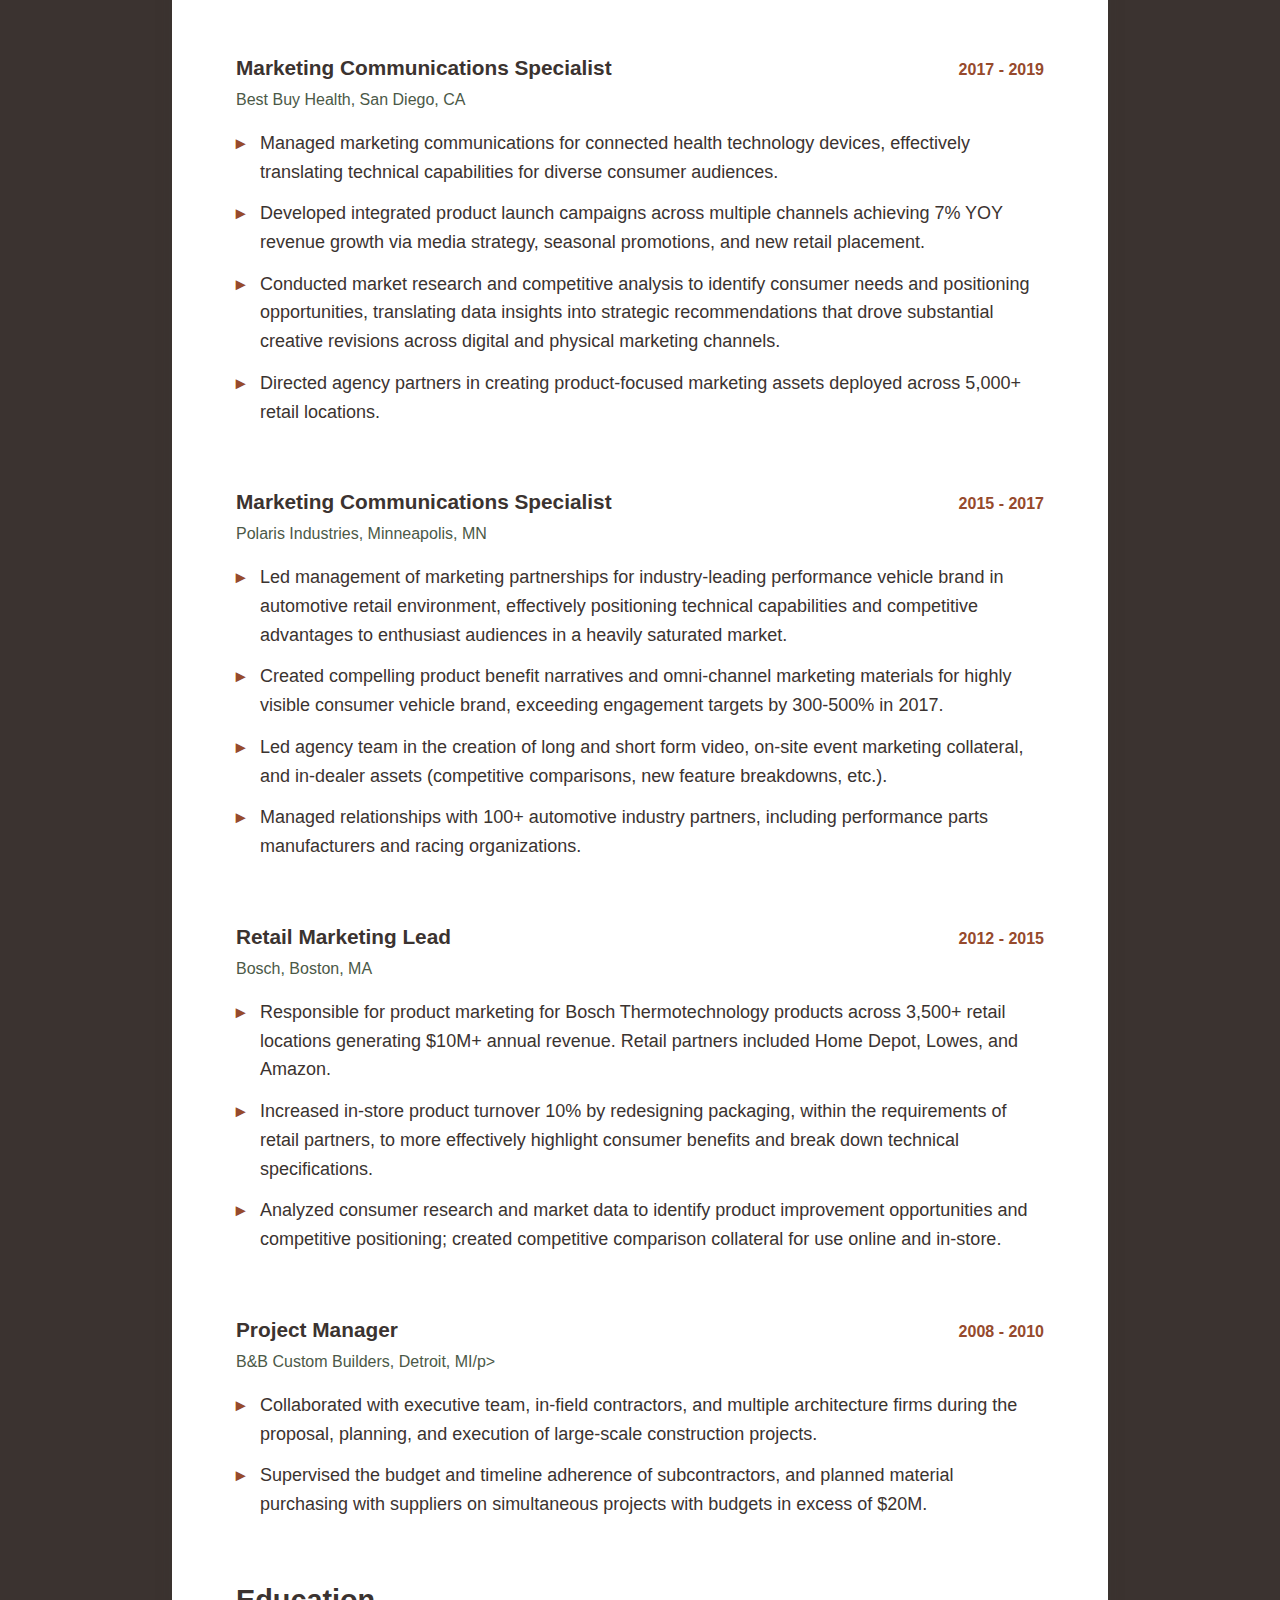
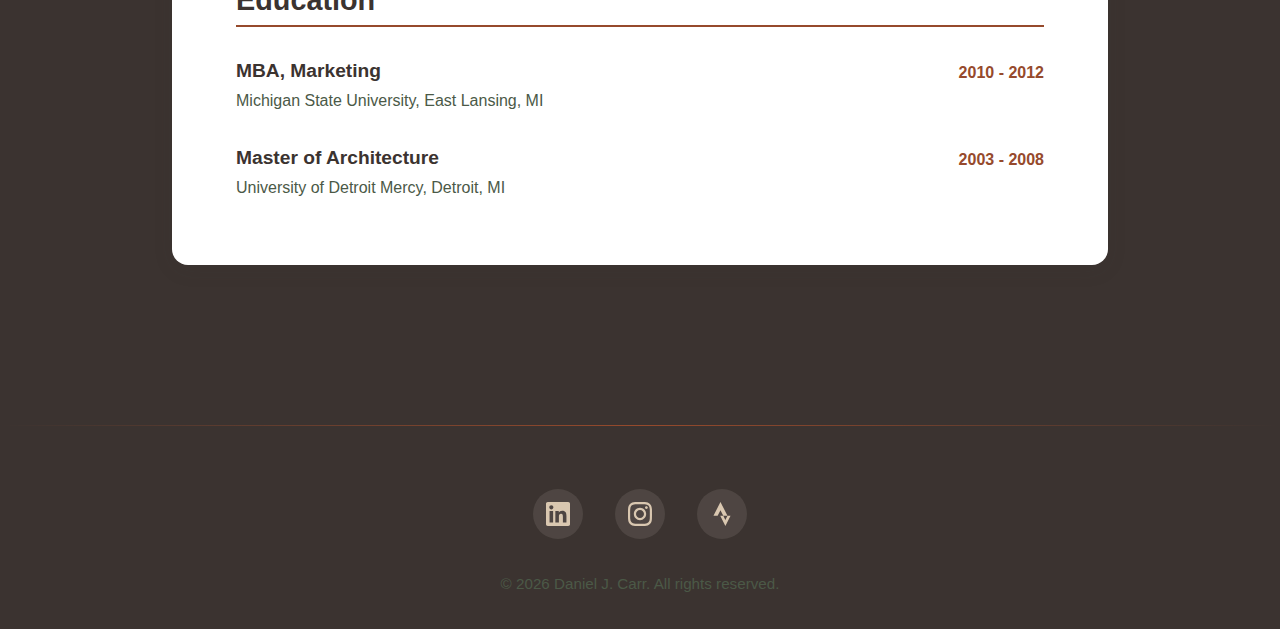
<file: professional.html>
<!DOCTYPE html>
<html lang="en">
<head>
    <meta charset="UTF-8">
    <meta name="viewport" content="width=device-width, initial-scale=1.0">
    <title>Professional - Daniel J. Carr</title>
    <link rel="stylesheet" href="styles.css">
</head>
<body>
    <nav class="navbar">
        <div class="nav-container">
            <a href="index.html" class="logo">Home</a>
            <ul class="nav-links">
                <li><a href="professional.html" class="nav-link active">Professional</a></li>
                <li><a href="personal.html" class="nav-link">Personal</a></li>
                <li><a href="contact.html" class="nav-link">Contact</a></li>
            </ul>
        </div>
    </nav>

    <main class="professional-page">
        <div class="page-header">
            <h1 class="page-title">Professional Experience</h1>
            <p class="page-subtitle">Marketing and sales enablement strategist with 10+ years driving results through relationship building & data-driven insights</p>
        </div>

        <section class="projects-section">
            <div class="section-header">
                <h2>Selected Projects</h2>
            </div>

            <div class="projects-grid">
                <!-- PROJECT TEMPLATE - Copy this entire div to add new projects -->
                <div class="project-card">
                    <div class="project-image">
                        <div class="project-placeholder">Project Image</div>
                    </div>
                    <div class="project-content">
                        <h3 class="project-title">Tin Knocker Machinery: Website & Marketing Collateral Redesign</h3>
                        <p class="project-description">Led comprehensive website and marketing collateral redesign. Spearheaded the creation of all new product imagery, video, and web copy. Optimized website and email design based on customer journey UX research; increased qualified lead volume by 7-10% YOY in both 2023 and 2025.</p>
                        <div class="project-tags">
                            <span class="tag">Web Design</span>
                            <span class="tag">Content Strategy</span>
                            <span class="tag">Analytics</span>
                        </div>
                    </div>
                </div>

                <div class="project-card">
                    <div class="project-image">
                        <div class="project-placeholder">Project Image</div>
                    </div>
                    <div class="project-content">
                        <h3 class="project-title">Enterprise Sales Enablement Program</h3>
                        <p class="project-description">Led development of comprehensive sales programs for Teradata field sales teams. Developed industry-specific enablement strategies and data-driven financial incentives for Fortune 500 clients, generating over $5M in incremental recurring revenue.</p>
                        <div class="project-tags">
                            <span class="tag">Sales Enablement</span>
                            <span class="tag">Cross-Functional Collaboration</span>
                            <span class="tag">Strategy</span>
                        </div>
                    </div>
                </div>

                <div class="project-card">
                    <div class="project-image">
                        <div class="project-placeholder">Project Image</div>
                    </div>
                    <div class="project-content">
                        <h3 class="project-title">Multi-Channel Product Launch</h3>
                        <p class="project-description">Led creation of integrated marketing campaign for 'Lively' medial alert device, a Best Buy Health technology product. Collaborated with agency partners to revamp and A/B test creative assets and strategize new media channels for expanded audience reach. Achieved 7% YOY subscription revenue growth across 5,000+ retail locations.</p>
                        <div class="project-tags">
                            <span class="tag">Product Launch</span>
                            <span class="tag">Retail Marketing</span>
                            <span class="tag">Omnichannel</span>
                        </div>
                    </div>
                </div>
                <!-- END PROJECT TEMPLATE -->
            </div>
        </section>

        <section class="resume-section">
            <div class="section-header">
                <h2>Resume</h2>
            </div>
            
            <div class="resume-content">
                <div class="resume-header">
                    <h3>Daniel J. Carr</h3>
                    <div class="contact-info">
                        <span>San Diego, CA</span>
                        <span>|</span>
                        <a href="mailto:danieljcarr03@gmail.com">danieljcarr03@gmail.com</a>
                        <span>|</span>
                        <span>586.292.6172</span>
                    </div>
                </div>

                <div class="resume-block">
                    <h4 class="block-title">Professional Summary</h4>
                    <p>Strategic marketing professional with 10+ years of experience in client-focused marketing communications across automotive, technology, manufacturing, and consumer brands. Highly skilled in translating complex data and technical information into clear, actionable insights that drive client success and measurable business outcomes. Proven success in developing communication strategies, enablement programs, and performance-driven campaigns for B2B and B2C audiences. Valued cross-functional partner focused on alignment across product, marketing, sales, and executive teams.</p>
                </div>

                <div class="resume-block">
                    <h4 class="block-title">Work Experience</h4>
                    
                    <div class="job">
                        <div class="job-header">
                            <div>
                                <h5>Marketing and Enablement Lead</h5>
                                <p class="company">Tin Knocker Machinery, San Diego, CA</p>
                            </div>
                            <p class="dates">2023 - Present</p>
                        </div>
                        <ul class="achievements">
                            <li>Own development and deployment of all content on TinKnocker.com, including marketing copy, technical documentation, product images, and video content to support customer engagement and drive qualified sales leads to dealer network.</li>
                            <li>Drove 7-10% increase in qualified monthly lead volume in both 2024 and 2025 through data-driven optimization, analyzing website performance metrics to redesign layout and improve conversion pathways.</li>
                            <li>Lead creation of enablement programs and collateral to support sales of 87 different technically-complex products. Responsible for creation of customer-focused sales presentation materials, industry-specific use case collateral, financial benefit/ROI scenarios, and more.</li>
                            <li>Partner with executive team to develop complementary email and social media strategies and build content calendar in support of promotions and key annual sales periods.</li>
                        </ul>
                    </div>

                    <div class="job">
                        <div class="job-header">
                            <div>
                                <h5>Career Break</h5>
                            </div>
                            <p class="dates">2020 - 2023</p>
                        </div>
                        <ul class="achievements">
                            <li>Took planned hiatus to support and manage family responsibilities during COVID-19 pandemic.</li>
                        </ul>
                    </div>

                    <div class="job">
                        <div class="job-header">
                            <div>
                                <h5>Sales Enablement Program Manager</h5>
                                <p class="company">Teradata, San Diego, CA</p>
                            </div>
                            <p class="dates">2019 - 2020</p>
                        </div>
                        <ul class="achievements">
                            <li>Generated $5M+ incremental revenue, as measured via Salesforce, by developing industry-specific enablement programs and client consultation strategies for Fortune 500 companies in telecommunications, financial services, and manufacturing.</li>
                            <li>Created a deep archive of technical sales enablement tools, presentations, and support materials that effectively communicated product capabilities to technical B2B audiences. Included competitive positioning strategies highlighting technical differentiation in specialized industry applications.</li>
                            <li>Managed client-facing presentations and strategic consultation for customer engagements, large-scale global sales conferences, and executive stakeholder meetings, serving as trusted advisor on technical product capabilities.</li>
                        </ul>
                    </div>

                    <div class="job">
                        <div class="job-header">
                            <div>
                                <h5>Marketing Communications Specialist</h5>
                                <p class="company">Best Buy Health, San Diego, CA</p>
                            </div>
                            <p class="dates">2017 - 2019</p>
                        </div>
                        <ul class="achievements">
                            <li>Managed marketing communications for connected health technology devices, effectively translating technical capabilities for diverse consumer audiences.</li>
                            <li>Developed integrated product launch campaigns across multiple channels achieving 7% YOY revenue growth via media strategy, seasonal promotions, and new retail placement.</li>
                            <li>Conducted market research and competitive analysis to identify consumer needs and positioning opportunities, translating data insights into strategic recommendations that drove substantial creative revisions across digital and physical marketing channels.</li>
                            <li>Directed agency partners in creating product-focused marketing assets deployed across 5,000+ retail locations.</li>
                        </ul>
                    </div>

                    <div class="job">
                        <div class="job-header">
                            <div>
                                <h5>Marketing Communications Specialist</h5>
                                <p class="company">Polaris Industries, Minneapolis, MN</p>
                            </div>
                            <p class="dates">2015 - 2017</p>
                        </div>
                        <ul class="achievements">
                            <li>Led management of marketing partnerships for industry-leading performance vehicle brand in automotive retail environment, effectively positioning technical capabilities and competitive advantages to enthusiast audiences in a heavily saturated market.</li>
                            <li>Created compelling product benefit narratives and omni-channel marketing materials for highly visible consumer vehicle brand, exceeding engagement targets by 300-500% in 2017.</li>
                            <li>Led agency team in the creation of long and short form video, on-site event marketing collateral, and in-dealer assets (competitive comparisons, new feature breakdowns, etc.).</li>
                            <li>Managed relationships with 100+ automotive industry partners, including performance parts manufacturers and racing organizations.</li>
                        </ul>
                    </div>

                    <div class="job">
                        <div class="job-header">
                            <div>
                                <h5>Retail Marketing Lead</h5>
                                <p class="company">Bosch, Boston, MA</p>
                            </div>
                            <p class="dates">2012 - 2015</p>
                        </div>
                        <ul class="achievements">
                            <li>Responsible for product marketing for Bosch Thermotechnology products across 3,500+ retail locations generating $10M+ annual revenue. Retail partners included Home Depot, Lowes, and Amazon.
                            <li>Increased in-store product turnover 10% by redesigning packaging, within the requirements of retail partners, to more effectively highlight consumer benefits and break down technical specifications.</li> 
                            <li>Analyzed consumer research and market data to identify product improvement opportunities and competitive positioning; created competitive comparison collateral for use online and in-store.</li>
                        </ul>
                    </div>

                    <div class="job">
                        <div class="job-header">
                            <div>
                                <h5>Project Manager</h5>
                                <p class="company">B&B Custom Builders, Detroit, MI/p>
                            </div>
                            <p class="dates">2008 - 2010</p>
                        </div>
                        <ul class="achievements">
                            <li>Collaborated with executive team, in-field contractors, and multiple architecture firms during the proposal, planning, and execution of large-scale construction projects.</li>
                            <li>Supervised the budget and timeline adherence of subcontractors, and planned material purchasing with suppliers on simultaneous projects with budgets in excess of $20M.</li>
                        </ul>
                    </div>
                </div>

                <div class="resume-block">
                    <h4 class="block-title">Education</h4>
                    
                    <div class="education-item">
                        <div class="education-header">
                            <div>
                                <h5>MBA, Marketing</h5>
                                <p class="school">Michigan State University, East Lansing, MI</p>
                            </div>
                            <p class="dates">2010 - 2012</p>
                        </div>
                    </div>

                    <div class="education-item">
                        <div class="education-header">
                            <div>
                                <h5>Master of Architecture</h5>
                                <p class="school">University of Detroit Mercy, Detroit, MI</p>
                            </div>
                            <p class="dates">2003 - 2008</p>
                        </div>
                    </div>
                </div>
            </div>
        </section>
    </main>

   <footer class="footer">
        <div class="social-links">
            <a href="https://www.linkedin.com/in/danieljcarr03/" target="_blank" rel="noopener noreferrer" class="social-link" aria-label="LinkedIn">
                <svg xmlns="http://www.w3.org/2000/svg" viewBox="0 0 24 24" fill="currentColor">
                    <path d="M20.447 20.452h-3.554v-5.569c0-1.328-.027-3.037-1.852-3.037-1.853 0-2.136 1.445-2.136 2.939v5.667H9.351V9h3.414v1.561h.046c.477-.9 1.637-1.85 3.37-1.85 3.601 0 4.267 2.37 4.267 5.455v6.286zM5.337 7.433c-1.144 0-2.063-.926-2.063-2.065 0-1.138.92-2.063 2.063-2.063 1.14 0 2.064.925 2.064 2.063 0 1.139-.925 2.065-2.064 2.065zm1.782 13.019H3.555V9h3.564v11.452zM22.225 0H1.771C.792 0 0 .774 0 1.729v20.542C0 23.227.792 24 1.771 24h20.451C23.2 24 24 23.227 24 22.271V1.729C24 .774 23.2 0 22.222 0h.003z"/>
                </svg>
            </a>
            
            <a href="https://www.instagram.com/det_arch" target="_blank" rel="noopener noreferrer" class="social-link" aria-label="Instagram">
                <svg xmlns="http://www.w3.org/2000/svg" viewBox="0 0 24 24" fill="currentColor">
                    <path d="M12 2.163c3.204 0 3.584.012 4.85.07 3.252.148 4.771 1.691 4.919 4.919.058 1.265.069 1.645.069 4.849 0 3.205-.012 3.584-.069 4.849-.149 3.225-1.664 4.771-4.919 4.919-1.266.058-1.644.07-4.85.07-3.204 0-3.584-.012-4.849-.07-3.26-.149-4.771-1.699-4.919-4.92-.058-1.265-.07-1.644-.07-4.849 0-3.204.013-3.583.07-4.849.149-3.227 1.664-4.771 4.919-4.919 1.266-.057 1.645-.069 4.849-.069zm0-2.163c-3.259 0-3.667.014-4.947.072-4.358.2-6.78 2.618-6.98 6.98-.059 1.281-.073 1.689-.073 4.948 0 3.259.014 3.668.072 4.948.2 4.358 2.618 6.78 6.98 6.98 1.281.058 1.689.072 4.948.072 3.259 0 3.668-.014 4.948-.072 4.354-.2 6.782-2.618 6.979-6.98.059-1.28.073-1.689.073-4.948 0-3.259-.014-3.667-.072-4.947-.196-4.354-2.617-6.78-6.979-6.98-1.281-.059-1.69-.073-4.949-.073zm0 5.838c-3.403 0-6.162 2.759-6.162 6.162s2.759 6.163 6.162 6.163 6.162-2.759 6.162-6.163c0-3.403-2.759-6.162-6.162-6.162zm0 10.162c-2.209 0-4-1.79-4-4 0-2.209 1.791-4 4-4s4 1.791 4 4c0 2.21-1.791 4-4 4zm6.406-11.845c-.796 0-1.441.645-1.441 1.44s.645 1.44 1.441 1.44c.795 0 1.439-.645 1.439-1.44s-.644-1.44-1.439-1.44z"/>
                </svg>
            </a>
            
            <a href="https://www.strava.com/athletes/3635578" target="_blank" rel="noopener noreferrer" class="social-link" aria-label="Strava">
                <svg xmlns="http://www.w3.org/2000/svg" viewBox="0 0 24 24" fill="currentColor">
                    <path d="M15.387 17.944l-2.089-4.116h-3.065L15.387 24l5.15-10.172h-3.066m-7.008-5.599l2.836 5.598h4.172L10.463 0l-7 13.828h4.169"/>
                </svg>
            </a>
        </div>
        
        <p class="copyright">© 2026 Daniel J. Carr. All rights reserved.</p>
    </footer>
</body>
</html>
</file>
<file: styles.css>
/* ========================================
   CSS Variables - March Palette
   ======================================== */
:root {
    /* March Color Palette */
    --black-coffee: #3B3330;
    --russet: #964A2C;
    --deer: #CF8B3D;
    --shamrock-snake: #F3F0E3;
    --woodlands: #4B5947;
    --dark-vanilla: #D9C7B0;
    
    /* Gradients */
    --gradient-warm: linear-gradient(135deg, var(--dark-vanilla) 0%, var(--shamrock-snake) 100%);
    --gradient-accent: linear-gradient(135deg, var(--russet) 0%, var(--deer) 100%);
    
    /* Typography - Modern Sans Serif */
    --font-display: 'Inter', -apple-system, BlinkMacSystemFont, 'Segoe UI', sans-serif;
    --font-body: 'Inter', -apple-system, BlinkMacSystemFont, 'Segoe UI', sans-serif;
    
    /* Spacing */
    --spacing-xs: 0.5rem;
    --spacing-sm: 1rem;
    --spacing-md: 2rem;
    --spacing-lg: 4rem;
    --spacing-xl: 6rem;
    
    /* Borders */
    --border-radius: 8px;
    --border-radius-lg: 16px;
}

/* Import Inter font */
@import url('https://fonts.googleapis.com/css2?family=Inter:wght@300;400;500;600;700&display=swap');

/* ========================================
   Reset & Base Styles
   ======================================== */
* {
    margin: 0;
    padding: 0;
    box-sizing: border-box;
}

body {
    font-family: var(--font-body);
    background: var(--black-coffee);
    color: var(--shamrock-snake);
    line-height: 1.7;
    font-size: 18px;
    overflow-x: hidden;
}

::selection {
    background: var(--woodlands);
    color: var(--shamrock-snake);
}

/* ========================================
   Typography
   ======================================== */
h1, h2, h3, h4, h5, h6 {
    font-family: var(--font-display);
    font-weight: 600;
    line-height: 1.2;
    color: var(--black-coffee);
}

h1 {
    font-size: 4rem;
    font-weight: 700;
    letter-spacing: -0.02em;
}

h2 {
    font-size: 3rem;
    margin-bottom: var(--spacing-md);
}

h3 {
    font-size: 2rem;
}

h4 {
    font-size: 1.5rem;
}

h5 {
    font-size: 1.25rem;
}

p {
    margin-bottom: 1.5rem;
}

a {
    color: var(--russet);
    text-decoration: none;
    transition: all 0.3s ease;
}

a:hover {
    color: var(--deer);
}

/* ========================================
   Navigation
   ======================================== */
.navbar {
    position: fixed;
    top: 0;
    left: 0;
    right: 0;
    background: var(--woodlands);
    backdrop-filter: blur(10px);
    border-bottom: 1px solid rgba(75, 89, 71, 0.3);
    z-index: 1000;
    animation: slideDown 0.6s ease;
}

@keyframes slideDown {
    from {
        transform: translateY(-100%);
        opacity: 0;
    }
    to {
        transform: translateY(0);
        opacity: 1;
    }
}

.nav-container {
    max-width: 1400px;
    margin: 0 auto;
    padding: 1.5rem 2rem;
    display: flex;
    justify-content: space-between;
    align-items: center;
}

.logo {
    font-family: var(--font-display);
    font-size: 1.5rem;
    font-weight: 700;
    color: var(--shamrock-snake);
    letter-spacing: 0.02em;
}

/* Hide logo on index page */
.landing-page .logo {
    opacity: 0;
    pointer-events: none;
}

.nav-links {
    display: flex;
    gap: 2.5rem;
    list-style: none;
}

.nav-link {
    font-family: var(--font-display);
    font-size: 1.3rem;
    font-weight: 500;
    color: var(--shamrock-snake);
    position: relative;
    transition: color 0.3s ease;
}

.nav-link::after {
    content: '';
    position: absolute;
    bottom: -5px;
    left: 0;
    width: 0;
    height: 2px;
    background: var(--russet);
    transition: width 0.3s ease;
}

.nav-link:hover,
.nav-link.active {
    color: var(--dark-vanilla);
}

.nav-link:hover::after,
.nav-link.active::after {
    width: 100%;
}

/* ========================================
   Landing Page / Hero Section
   ======================================== */
main {
    margin-top: 80px;
    min-height: calc(100vh - 80px);
}

.landing-page {
    position: relative;
    min-height: calc(100vh - 80px);
    background: var(--black-coffee);
    overflow: hidden;
}

.hero-section {
    max-width: 1400px;
    margin: 0 auto;
    padding: var(--spacing-xl) 2rem;
    position: relative;
    z-index: 2;
}

.content-wrapper {
    position: relative;
}

.profile-card {
    display: grid;
    grid-template-columns: 400px 1fr;
    gap: var(--spacing-lg);
    align-items: center;
    animation: fadeInUp 0.8s ease 0.2s both;
}

@keyframes fadeInUp {
    from {
        opacity: 0;
        transform: translateY(30px);
    }
    to {
        opacity: 1;
        transform: translateY(0);
    }
}

.image-container {
    position: relative;
}

.profile-image {
    width: 400px;
    height: 400px;
    object-fit: cover;
    border-radius: 50%;
    box-shadow: 
        0 20px 60px rgba(150, 74, 44, 0.3),
        0 0 0 20px rgba(150, 74, 44, 0.15);
    transition: transform 0.5s ease;
}

.profile-image:hover {
    transform: scale(1.05);
}

.about-section {
    padding: var(--spacing-md);
}

.name {
    margin-bottom: var(--spacing-xs);
    color: var(--shamrock-snake);
}

.tagline {
    font-family: var(--font-display);
    font-size: 1.5rem;
    color: var(--dark-vanilla);
    margin-bottom: var(--spacing-md);
    font-weight: 400;
}

.about-text p {
    font-size: 1.1rem;
    line-height: 1.8;
    color: var(--dark-vanilla);
}

/* Geometric Grid Animation */
.decorative-elements {
    position: absolute;
    top: 0;
    left: 0;
    width: 100%;
    height: 100%;
    pointer-events: none;
    z-index: 1;
    overflow: hidden;
}

.circle-accent {
    position: absolute;
    top: 0;
    left: 0;
    width: 100%;
    height: 100%;
    background-image: 
        linear-gradient(var(--russet) 1px, transparent 1px),
        linear-gradient(90deg, var(--russet) 1px, transparent 1px);
    background-size: 50px 50px;
    opacity: 0.03;
    animation: gridMove 20s linear infinite;
}

@keyframes gridMove {
    0% {
        transform: translate(0, 0);
    }
    100% {
        transform: translate(50px, 50px);
    }
}

.line-accent {
    position: absolute;
    top: 0;
    left: 0;
    width: 100%;
    height: 100%;
    background-image: 
        linear-gradient(45deg, transparent 48%, var(--deer) 48%, var(--deer) 52%, transparent 52%);
    background-size: 100px 100px;
    opacity: 0.02;
    animation: diagonalMove 15s linear infinite reverse;
}

@keyframes diagonalMove {
    0% {
        transform: translate(0, 0);
    }
    100% {
        transform: translate(100px, 100px);
    }
}

/* ========================================
   Page Layout (Professional/Personal/Contact)
   ======================================== */
.professional-page,
.personal-page,
.contact-page {
    background: var(--black-coffee);
    padding-bottom: var(--spacing-xl);
}

.page-header {
    background: transparent;
    padding: var(--spacing-xl) 2rem var(--spacing-lg);
    text-align: center;
    position: relative;
    overflow: hidden;
}

.page-header::before {
    content: '';
    position: absolute;
    top: 0;
    left: 0;
    right: 0;
    height: 100%;
    background: url('data:image/svg+xml,<svg width="100" height="100" xmlns="http://www.w3.org/2000/svg"><circle cx="50" cy="50" r="1" fill="%23964A2C" opacity="0.3"/></svg>');
    background-size: 50px 50px;
    opacity: 0.2;
    animation: patternMove 20s linear infinite;
}

@keyframes patternMove {
    from {
        transform: translateX(0);
    }
    to {
        transform: translateX(50px);
    }
}

.page-title {
    position: relative;
    z-index: 2;
    animation: fadeInUp 0.6s ease;
    color: var(--shamrock-snake);
}

.page-subtitle {
    font-family: var(--font-display);
    font-size: 1.4rem;
    color: var(--dark-vanilla);
    font-weight: 400;
    position: relative;
    z-index: 2;
    animation: fadeInUp 0.6s ease 0.1s both;
}

/* ========================================
   Resume Section
   ======================================== */
.resume-section {
    max-width: 1000px;
    margin: var(--spacing-lg) auto;
    padding: 0 2rem;
}

.section-header {
    margin-bottom: var(--spacing-lg);
    animation: fadeInUp 0.6s ease;
}

.section-header h2 {
    color: var(--shamrock-snake);
}

.section-subtitle {
    font-family: var(--font-display);
    font-size: 1.2rem;
    color: var(--dark-vanilla);
    font-weight: 400;
}

.resume-content {
    background: white;
    padding: var(--spacing-lg);
    border-radius: var(--border-radius-lg);
    box-shadow: 0 5px 20px rgba(59, 51, 48, 0.1);
    animation: fadeInUp 0.6s ease 0.1s both;
}

.resume-header {
    text-align: center;
    padding-bottom: var(--spacing-md);
    border-bottom: 2px solid var(--dark-vanilla);
    margin-bottom: var(--spacing-lg);
}

.resume-header h3 {
    font-size: 2.5rem;
    color: var(--black-coffee);
    margin-bottom: var(--spacing-sm);
}

.contact-info {
    display: flex;
    justify-content: center;
    align-items: center;
    gap: var(--spacing-sm);
    flex-wrap: wrap;
    font-size: 1rem;
    color: var(--woodlands);
}

.contact-info span {
    color: var(--woodlands);
}

.contact-info a {
    color: var(--russet);
}

.resume-block {
    margin-bottom: var(--spacing-lg);
}

.resume-block:last-child {
    margin-bottom: 0;
}

.block-title {
    font-size: 1.8rem;
    color: var(--black-coffee);
    margin-bottom: var(--spacing-md);
    padding-bottom: var(--spacing-xs);
    border-bottom: 2px solid var(--russet);
}

.resume-block > p {
    color: var(--black-coffee);
    line-height: 1.7;
}

.job {
    margin-bottom: var(--spacing-lg);
}

.job:last-child {
    margin-bottom: 0;
}

.job-header {
    display: flex;
    justify-content: space-between;
    align-items: flex-start;
    margin-bottom: var(--spacing-sm);
}

.job-header h5 {
    font-size: 1.3rem;
    color: var(--black-coffee);
    margin-bottom: 0.3rem;
}

.company {
    font-size: 1rem;
    color: var(--woodlands);
    font-weight: 500;
    margin: 0;
}

.school {
    font-size: 1rem;
    color: var(--woodlands);
    font-weight: 500;
    margin: 0;
}

.dates {
    font-family: var(--font-display);
    font-size: 1rem;
    color: var(--russet);
    font-weight: 600;
    white-space: nowrap;
    margin: 0;
}

.achievements {
    list-style: none;
    padding-left: 0;
}

.achievements li {
    position: relative;
    padding-left: 1.5rem;
    margin-bottom: 0.8rem;
    color: var(--black-coffee);
    line-height: 1.6;
}

.achievements li::before {
    content: '▸';
    position: absolute;
    left: 0;
    color: var(--russet);
    font-weight: bold;
}

.education-item {
    margin-bottom: var(--spacing-md);
}

.education-item:last-child {
    margin-bottom: 0;
}

.education-header {
    display: flex;
    justify-content: space-between;
    align-items: flex-start;
}

.education-header h5 {
    font-size: 1.2rem;
    color: var(--black-coffee);
    margin-bottom: 0.3rem;
}

/* ========================================
   Projects Section
   ======================================== */
.projects-section {
    max-width: 1200px;
    margin: 0 auto var(--spacing-lg);
    padding: 0 2rem;
}

.projects-grid {
    display: grid;
    grid-template-columns: repeat(auto-fit, minmax(320px, 1fr));
    gap: var(--spacing-md);
}

.project-card {
    background: white;
    border-radius: var(--border-radius-lg);
    overflow: hidden;
    box-shadow: 0 5px 20px rgba(59, 51, 48, 0.1);
    transition: all 0.3s ease;
    animation: fadeInUp 0.6s ease both;
}

.project-card:nth-child(1) { animation-delay: 0.1s; }
.project-card:nth-child(2) { animation-delay: 0.2s; }
.project-card:nth-child(3) { animation-delay: 0.3s; }

.project-card:hover {
    transform: translateY(-8px);
    box-shadow: 0 15px 40px rgba(59, 51, 48, 0.15);
}

.project-image {
    height: 200px;
    background: var(--gradient-warm);
    display: flex;
    align-items: center;
    justify-content: center;
}

.project-placeholder {
    font-family: var(--font-display);
    font-size: 1.2rem;
    color: var(--woodlands);
    font-weight: 600;
}

.project-content {
    padding: var(--spacing-md);
}

.project-title {
    font-size: 1.5rem;
    color: var(--black-coffee);
    margin-bottom: var(--spacing-sm);
}

.project-description {
    color: var(--woodlands);
    line-height: 1.6;
    margin-bottom: var(--spacing-md);
}

.project-tags {
    display: flex;
    flex-wrap: wrap;
    gap: 0.5rem;
}

.tag {
    padding: 0.4rem 0.9rem;
    background: var(--dark-vanilla);
    color: var(--black-coffee);
    border-radius: 20px;
    font-size: 0.85rem;
    font-weight: 500;
}

/* ========================================
   Personal Page - Hobbies
   ======================================== */
.hobbies-section {
    max-width: 1200px;
    margin: 0 auto var(--spacing-xl);
    padding: 0 2rem;
}

.hobbies-grid {
    display: grid;
    grid-template-columns: repeat(auto-fit, minmax(280px, 1fr));
    gap: var(--spacing-md);
}

.hobby-card {
    background: white;
    padding: var(--spacing-lg);
    border-radius: var(--border-radius-lg);
    box-shadow: 0 5px 20px rgba(59, 51, 48, 0.1);
    transition: all 0.3s ease;
    animation: fadeInUp 0.6s ease both;
}

.hobby-card:nth-child(1) { animation-delay: 0.1s; }
.hobby-card:nth-child(2) { animation-delay: 0.2s; }
.hobby-card:nth-child(3) { animation-delay: 0.3s; }
.hobby-card:nth-child(4) { animation-delay: 0.4s; }

.hobby-card:hover {
    transform: translateY(-5px);
    box-shadow: 0 15px 40px rgba(59, 51, 48, 0.15);
}

.hobby-icon {
    width: 70px;
    height: 70px;
    background: var(--gradient-accent);
    border-radius: 50%;
    display: flex;
    align-items: center;
    justify-content: center;
    margin-bottom: var(--spacing-md);
}

.hobby-icon svg {
    width: 35px;
    height: 35px;
    color: white;
}

.hobby-card h3 {
    font-size: 1.5rem;
    color: var(--black-coffee);
    margin-bottom: var(--spacing-sm);
}

.hobby-card p {
    color: var(--woodlands);
    line-height: 1.6;
    margin: 0;
}

/* ========================================
   Personal Page - Blog
   ======================================== */
.blog-section {
    max-width: 900px;
    margin: 0 auto;
    padding: 0 2rem;
}

.blog-posts {
    display: flex;
    flex-direction: column;
    gap: var(--spacing-lg);
}

.blog-post {
    background: white;
    padding: var(--spacing-lg);
    border-radius: var(--border-radius-lg);
    border-left: 4px solid var(--russet);
    box-shadow: 0 5px 20px rgba(59, 51, 48, 0.1);
    transition: all 0.3s ease;
    animation: fadeInUp 0.6s ease both;
}

.blog-post:nth-child(1) { animation-delay: 0.1s; }
.blog-post:nth-child(2) { animation-delay: 0.2s; }
.blog-post:nth-child(3) { animation-delay: 0.3s; }

.blog-post:hover {
    transform: translateX(8px);
    box-shadow: 0 10px 30px rgba(59, 51, 48, 0.15);
}

.post-meta {
    display: flex;
    gap: var(--spacing-md);
    align-items: center;
    margin-bottom: var(--spacing-sm);
    font-size: 0.95rem;
    color: var(--woodlands);
}

.post-meta time {
    font-family: var(--font-display);
    font-weight: 500;
}

.post-category {
    padding: 0.3rem 0.8rem;
    background: var(--dark-vanilla);
    color: var(--black-coffee);
    border-radius: 15px;
    font-family: var(--font-display);
    font-size: 0.85rem;
    font-weight: 500;
}

.post-title {
    font-size: 1.8rem;
    margin-bottom: var(--spacing-md);
    color: var(--black-coffee);
}

.post-content p {
    color: var(--woodlands);
    line-height: 1.7;
}

/* ========================================
   Contact Page
   ======================================== */
.contact-page {
    min-height: calc(100vh - 80px);
}

.contact-content {
    max-width: 1200px;
    margin: 0 auto;
    padding: var(--spacing-lg) 2rem;
    display: grid;
    grid-template-columns: 1fr 1.5fr;
    gap: var(--spacing-lg);
    align-items: start;
}

.contact-info-card {
    background: white;
    padding: var(--spacing-lg);
    border-radius: var(--border-radius-lg);
    box-shadow: 0 5px 20px rgba(59, 51, 48, 0.1);
    position: sticky;
    top: 120px;
    animation: fadeInUp 0.6s ease;
}

.contact-info-card h2 {
    font-size: 2rem;
    margin-bottom: var(--spacing-md);
    color: var(--black-coffee);
}

.contact-info-card > p {
    color: var(--woodlands);
    line-height: 1.6;
    margin-bottom: var(--spacing-md);
}

.email-display {
    display: flex;
    align-items: center;
    gap: var(--spacing-sm);
    padding: var(--spacing-md);
    background: var(--dark-vanilla);
    border-radius: var(--border-radius);
    margin-bottom: var(--spacing-md);
}

.email-display svg {
    width: 24px;
    height: 24px;
    color: var(--russet);
    flex-shrink: 0;
}

.email-display a {
    font-family: var(--font-display);
    font-size: 1.1rem;
    color: var(--russet);
    word-break: break-all;
    font-weight: 500;
}

.response-time {
    display: flex;
    align-items: center;
    gap: var(--spacing-sm);
    color: var(--woodlands);
    font-size: 0.95rem;
}

.response-time svg {
    width: 20px;
    height: 20px;
    color: var(--deer);
    flex-shrink: 0;
}

.response-time p {
    margin: 0;
}

/* Contact Form */
.contact-form-container {
    position: relative;
    animation: fadeInUp 0.6s ease 0.1s both;
}

.contact-form {
    background: white;
    padding: var(--spacing-lg);
    border-radius: var(--border-radius-lg);
    box-shadow: 0 5px 20px rgba(59, 51, 48, 0.1);
}

.form-group {
    margin-bottom: var(--spacing-md);
}

.form-group label {
    display: block;
    font-family: var(--font-display);
    font-size: 1.1rem;
    font-weight: 600;
    color: var(--black-coffee);
    margin-bottom: var(--spacing-xs);
}

.form-group input,
.form-group textarea {
    width: 100%;
    padding: 0.9rem 1.2rem;
    border: 2px solid var(--dark-vanilla);
    border-radius: var(--border-radius);
    font-family: var(--font-body);
    font-size: 1rem;
    color: var(--black-coffee);
    background: var(--shamrock-snake);
    transition: all 0.3s ease;
}

.form-group input:focus,
.form-group textarea:focus {
    outline: none;
    border-color: var(--russet);
    background: white;
    box-shadow: 0 0 0 3px rgba(150, 74, 44, 0.1);
}

.form-group textarea {
    resize: vertical;
    min-height: 150px;
}

.submit-button {
    width: 100%;
    padding: 1.1rem 2rem;
    background: var(--gradient-accent);
    color: white;
    border: none;
    border-radius: var(--border-radius);
    font-family: var(--font-display);
    font-size: 1.2rem;
    font-weight: 600;
    cursor: pointer;
    transition: all 0.3s ease;
}

.submit-button:hover {
    transform: translateY(-2px);
    box-shadow: 0 8px 20px rgba(150, 74, 44, 0.3);
}

.submit-button:active {
    transform: translateY(0);
}

.form-success {
    display: none;
    flex-direction: column;
    align-items: center;
    justify-content: center;
    text-align: center;
    padding: var(--spacing-xl);
    background: white;
    border-radius: var(--border-radius-lg);
    box-shadow: 0 5px 20px rgba(59, 51, 48, 0.1);
    min-height: 400px;
}

.form-success svg {
    width: 80px;
    height: 80px;
    color: var(--russet);
    margin-bottom: var(--spacing-md);
    animation: scaleIn 0.5s ease;
}

@keyframes scaleIn {
    from {
        transform: scale(0);
        opacity: 0;
    }
    to {
        transform: scale(1);
        opacity: 1;
    }
}

.form-success h3 {
    font-size: 2rem;
    color: var(--black-coffee);
    margin-bottom: var(--spacing-sm);
}

.form-success p {
    color: var(--woodlands);
    font-size: 1.1rem;
    margin: 0;
}

/* ========================================
   Footer
   ======================================== */
.footer {
    background: var(--black-coffee);
    color: var(--dark-vanilla);
    padding: var(--spacing-lg) 2rem var(--spacing-md);
    text-align: center;
    position: relative;
    overflow: hidden;
}

.footer::before {
    content: '';
    position: absolute;
    top: 0;
    left: 0;
    right: 0;
    height: 1px;
    background: linear-gradient(90deg, transparent, var(--russet), transparent);
}

.social-links {
    display: flex;
    justify-content: center;
    gap: var(--spacing-md);
    margin-bottom: var(--spacing-md);
}

.social-link {
    width: 50px;
    height: 50px;
    display: flex;
    align-items: center;
    justify-content: center;
    background: rgba(243, 240, 227, 0.1);
    border-radius: 50%;
    transition: all 0.3s ease;
}

.social-link:hover {
    background: var(--russet);
    transform: translateY(-5px) rotate(15deg);
}

.social-link svg {
    width: 24px;
    height: 24px;
    color: var(--dark-vanilla);
}

.copyright {
    font-family: var(--font-display);
    font-size: 0.95rem;
    color: var(--woodlands);
    margin: 0;
}

/* ========================================
   Responsive Design
   ======================================== */
@media (max-width: 1024px) {
    .profile-card {
        grid-template-columns: 1fr;
        text-align: center;
        gap: var(--spacing-md);
    }
    
    .profile-image {
        width: 300px;
        height: 300px;
        margin: 0 auto;
    }
    
    .contact-content {
        grid-template-columns: 1fr;
    }
    
    .contact-info-card {
        position: static;
    }
}

@media (max-width: 768px) {
    h1 {
        font-size: 3rem;
    }
    
    h2 {
        font-size: 2.2rem;
    }
    
    .nav-container {
        flex-direction: column;
        gap: 1rem;
    }
    
    .nav-links {
        gap: 1.5rem;
    }
    
    .nav-link {
        font-size: 1.1rem;
    }
    
    .job-header {
        flex-direction: column;
        gap: 0.5rem;
    }
    
    .dates {
        align-self: flex-start;
    }
    
    .projects-grid,
    .hobbies-grid {
        grid-template-columns: 1fr;
    }
    
    .profile-image {
        width: 250px;
        height: 250px;
    }
}

@media (max-width: 480px) {
    body {
        font-size: 16px;
    }
    
    h1 {
        font-size: 2.5rem;
    }
    
    .nav-links {
        flex-direction: column;
        gap: 1rem;
        align-items: center;
    }
    
    .nav-link {
        font-size: 1rem;
    }
    
    .page-header {
        padding: var(--spacing-lg) 1rem;
    }
    
    .resume-content,
    .contact-form,
    .hobby-card,
    .blog-post {
        padding: var(--spacing-md);
    }
}
</file>
